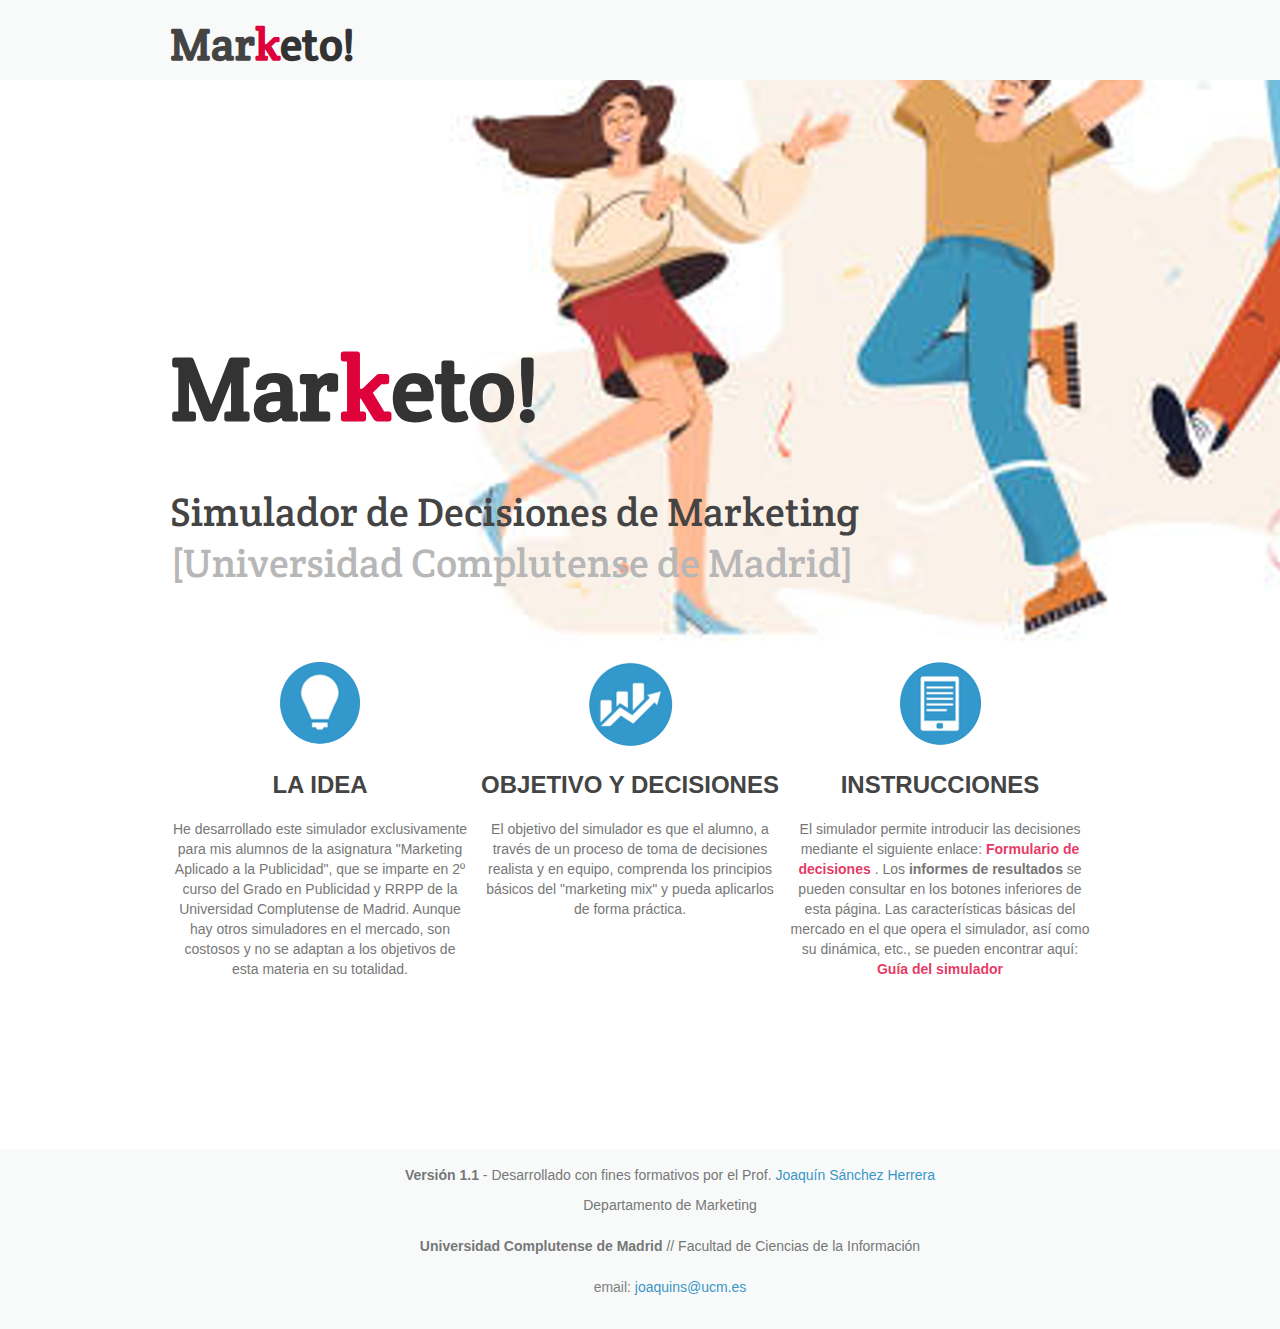
<file: docs/index.html>
<!--credits to https://medialoot.com/blog/how-to-code-a-homepage-template-with-html5-and-css3/-->

<!DOCTYPE HTML>
<html>
<head>
    <meta http-equiv="Content-Type" content="text/html; charset=utf-8">
    <title>Marketo!</title>
    <!--[if lt IE 9]>
    <script src="http://html5shiv.googlecode.com/svn/trunk/html5.js"></script>
    <![endif]-->
    <link rel="stylesheet" type="text/css" href="css/reset.css">
    <link rel="stylesheet" type="text/css" href="css/style.css">
    <link rel="preconnect" href="https://fonts.gstatic.com">
	<link href="https://fonts.googleapis.com/css2?family=Crete+Round&display=swap" rel="stylesheet">
</head>
 
<body>
	<header>
	    <div class="wrapper">
	        <h1><strong>Mar<span style= "color: #DF013A">k<span style= "color: #333333">eto!</strong></span></h1>
	    </div>
	</header>
    
	<div id="hero-image">
	    <div class="wrapper">
	        <h2><strong>Mar<span style= "color: #DF013A">k<span style= "color: #333333">eto!</strong></span><br/></h2>
	       	<h3>Simulador de Decisiones de Marketing<br/><span style= "color: #B7B7B7">[Universidad Complutense de Madrid]</span></h3>
	        <a href="pages/marketo_per1.html" target="_blank" class="button-1">Resultados I</a>
	        <a href="pages/marketo_per2.html" target="_blank" class="button-2">Resultados II</a>
			<a href="pages/marketo_per3.html" target="_blank" class="button-3">Resultados III</a>
	    </div>
	</div>    

	<div id="features">
	    <div class="wrapper">
	        <ul>
	            <li class="feature-1">
	                <h4>La idea</h4>
	                <p>He desarrollado este simulador exclusivamente para mis alumnos de la asignatura "Marketing Aplicado a la Publicidad", que se imparte en 2º curso del Grado en Publicidad y RRPP de la Universidad Complutense de Madrid. Aunque hay otros simuladores en el mercado, son costosos y no se adaptan a los objetivos de esta materia en su totalidad.</p>
	            </li>
	            <li class="feature-2">
	                <h4>Objetivo y decisiones</h4>
	                <p>El objetivo del simulador es que el alumno, a través de un proceso de toma de decisiones realista y en equipo, comprenda los principios básicos del "marketing mix" y pueda aplicarlos de forma práctica.</p>
	            </li>
	            <li class="feature-3">
	                <h4>Instrucciones</h4>
	                <p>El simulador permite introducir las decisiones mediante el siguiente enlace: <a href="https://forms.gle/FeYEM3i1YK8p5qg77" target="_blank" style="color: rgba(223, 1, 58, 0.801);"> <strong>Formulario de decisiones</strong> </a> . Los <strong>informes de resultados</strong> se pueden consultar en los botones inferiores de esta página. Las características básicas del mercado en el que opera el simulador, así como su dinámica, etc., se pueden encontrar aquí: <a href="pages/guia.pdf" target="_blank" style="color: rgba(223, 1, 58, 0.801);"> <strong>Guía del simulador</strong> </a> </p>
	            </li>
	            <div class="clear"></div>
	        </ul>
	    </div>
	</div>
    
	<footer>
	    <div class="wrapper">
	        <div id="footer-info"><br/>
				<p style="text-align: center;"><strong>Versión 1.1</strong> - Desarrollado con fines formativos por el Prof. <a href="https://www.ucm.es/directorio?id=9659">  <span style= "color: #3996C7">Joaquín Sánchez Herrera</a></p>
				<p style="text-align: center;line-height:0;">Departamento de Marketing</a></p>
				<p style="text-align: center;line-height:3;"><strong>Universidad Complutense de Madrid</strong> // Facultad de Ciencias de la Información</a></p>
				<p style="text-align: center; line-height:0;"><span style="color: #808080;"><em>email: <span style= "color: #3996C7"><em>joaquins@ucm.es</em></span></p>

	        </div>
	        <div class="clear"></div>
	    </div>
	</footer>
    
</body>
</html>
</file>
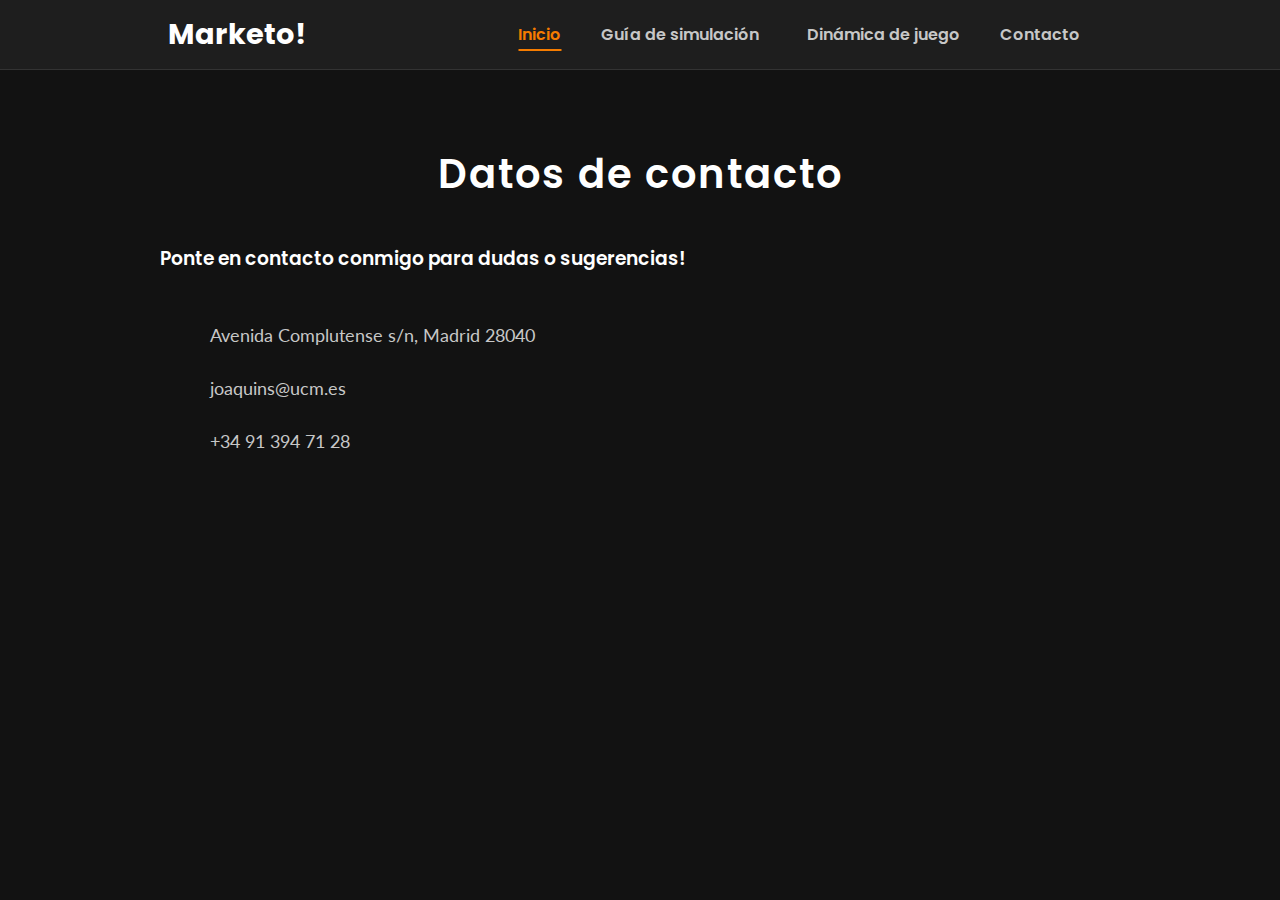
<file: docs/pages/contact.html>
<!DOCTYPE html>
<html lang="en">
<head>
    <meta charset="UTF-8">
    <meta name="viewport" content="width=device-width, initial-scale=1.0">
    <title>Contact | SynthWave Dynamics</title>

    <!-- Google Fonts & Font Awesome -->
    <link rel="preconnect" href="https://fonts.googleapis.com">
    <link rel="preconnect" href="https://fonts.gstatic.com" crossorigin>
    <link href="https://fonts.googleapis.com/css2?family=Poppins:wght@400;600;700&family=Lato:wght@400;700&display=swap" rel="stylesheet">
    <link rel="stylesheet" href="https://cdnjs.cloudflare.com/ajax/libs/font-awesome/6.5.1/css/all.min.css" integrity="sha512-DTOQO9RWCH3ppGqcWaEA1BIZOC6xxalwEsw9c2QQeAIftl+Vegovlnee1c9QX4TctnWMn13TZye+giMm8e2LwA==" crossorigin="anonymous" referrerpolicy="no-referrer" />

    <!-- CSS (Identical to index.html for consistency and theme switching) -->
    <style>
        :root{--bg-color:#121212;--primary-surface-color:#1E1E1E;--accent-color:#F57C00;--accent-hover-color:#FB8C00;--text-color:#c7c7c7;--heading-color:#ffffff;--border-color:#333333;--navbar-height:70px}body.light-mode{--bg-color:#f8f9fa;--primary-surface-color:#ffffff;--text-color:#333;--heading-color:#2c3e50;--border-color:#e0e0e0}*{margin:0;padding:0;box-sizing:border-box}html{scroll-behavior:smooth}body{font-family:'Lato',sans-serif;font-size:16px;line-height:1.6;color:var(--text-color);background-color:var(--bg-color);transition:background-color .3s ease,color .3s ease}h1,h2,h3{font-family:'Poppins',sans-serif;font-weight:600;color:var(--heading-color);line-height:1.2}a{text-decoration:none;color:var(--accent-color);transition:color .3s ease}a:hover{color:var(--accent-hover-color)}.container{max-width:1000px;margin:0 auto;padding:0 20px}section{padding:80px 0}.section-title{text-align:center;margin-bottom:50px;font-size:2.5rem;letter-spacing:2px}.navbar{position:fixed;top:0;left:0;width:100%;height:var(--navbar-height);background-color:var(--primary-surface-color);z-index:1000;transition:box-shadow .3s ease,background-color .3s ease;border-bottom:1px solid var(--border-color)}.navbar-scrolled{background-color:rgba(30,30,30,.85);backdrop-filter:blur(10px);border-bottom:1px solid transparent;box-shadow:0 2px 15px rgba(0,0,0,.3)}body.light-mode .navbar-scrolled{background-color:rgba(255,255,255,.85)}.navbar .container{display:flex;justify-content:space-between;align-items:center;height:100%}.navbar-logo{font-family:'Poppins',sans-serif;font-size:1.8rem;font-weight:700;color:var(--heading-color)}.navbar-logo i{color:var(--accent-color);margin-right:8px}.nav-menu{display:flex;align-items:center;gap:30px}.nav-links{display:flex;list-style:none;gap:40px}.nav-links a{font-family:'Poppins',sans-serif;font-weight:600;font-size:1rem;color:var(--text-color);position:relative;padding-bottom:5px}.nav-links a::after{content:'';position:absolute;bottom:0;left:50%;transform:translateX(-50%);width:0;height:2px;background-color:var(--accent-color);transition:width .3s ease}.nav-links a:hover{color:var(--heading-color)}.nav-links a:hover::after{width:100%}#theme-toggle{background:none;border:none;color:var(--accent-color);font-size:1.4rem;cursor:pointer;padding:5px;display:flex;align-items:center;justify-content:center}#theme-toggle .fa-sun{display:none}body.light-mode #theme-toggle .fa-sun{display:block}body.light-mode #theme-toggle .fa-moon{display:none}main{padding-top:var(--navbar-height)}.footer{background-color:var(--primary-surface-color);color:var(--text-color);text-align:center;padding:40px 0;border-top:1px solid var(--border-color)}.contact-content{display:flex;gap:50px;flex-wrap:wrap}.contact-info,.contact-form{flex:1;min-width:300px}.contact-info-item{display:flex;align-items:center;margin-bottom:25px;font-size:1.1rem}.contact-info-item i{font-size:1.5rem;color:var(--accent-color);margin-right:20px;width:30px;text-align:center}.form-group{margin-bottom:20px}.form-group input,.form-group textarea{width:100%;padding:15px;border-radius:5px;border:1px solid var(--border-color);background-color:#2c2c2c;color:var(--text-color);font-family:'Lato',sans-serif;font-size:1rem}body.light-mode .form-group input,body.light-mode .form-group textarea{background-color:#fff}.form-group input:focus,.form-group textarea:focus{outline:none;border-color:var(--accent-color)}.btn{display:block;text-align:center;width:100%;padding:15px 20px;font-family:'Poppins',sans-serif;font-size:1rem;font-weight:600;border-radius:5px;transition:all .3s ease;background-color:var(--accent-color);color:#fff;border:2px solid var(--accent-color);cursor:pointer}.btn:hover{background-color:var(--accent-hover-color);border-color:var(--accent-hover-color)}
        /* --- 2. Navigation Bar (Full and Correct CSS) --- */
        .navbar { position: fixed; top: 0; left: 0; width: 100%; height: var(--navbar-height); background-color: var(--primary-surface-color); z-index: 1000; transition: box-shadow 0.3s ease, background-color 0.3s ease; border-bottom: 1px solid var(--border-color); }
        .navbar-scrolled { background-color: rgba(30, 30, 30, 0.85); backdrop-filter: blur(10px); border-bottom: 1px solid transparent; box-shadow: 0 2px 15px rgba(0, 0, 0, 0.3); }
        body.light-mode .navbar-scrolled { background-color: rgba(255, 255, 255, 0.85); }
        .navbar .container { display: flex; justify-content: space-between; align-items: center; height: 100%; }
        .navbar-logo { font-family: 'Poppins', sans-serif; font-size: 1.8rem; font-weight: 700; color: var(--heading-color); }
        .navbar-logo i { color: var(--accent-color); margin-right: 8px; }
        .nav-menu { display: flex; align-items: center; gap: 30px; }
        .nav-links { display: flex; list-style: none; gap: 40px; }
        .nav-links a { font-family: 'Poppins', sans-serif; font-weight: 600; font-size: 1rem; color: var(--text-color); position: relative; padding-bottom: 5px; }
        .nav-links a::after { content: ''; position: absolute; bottom: 0; left: 50%; transform: translateX(-50%); width: 0; height: 2px; background-color: var(--accent-color); transition: width 0.3s ease; }
        .nav-links > li > a:hover { color: var(--heading-color); }
        .nav-links > li > a:hover::after { width: 100%; }
        .nav-links a.active { color: var(--accent-color); }
        .nav-links > li > a.active::after { width: 100%; }
        .dropdown { position: relative; }
        .dropdown-menu { display: none; position: absolute; top: 110%; left: 50%; transform: translateX(-50%); background-color: var(--primary-surface-color); list-style: none; padding: 10px 0; margin: 0; border-radius: 8px; box-shadow: 0 8px 25px rgba(0,0,0,0.3); min-width: 220px; z-index: 1001; border: 1px solid var(--border-color); }
        .dropdown:hover .dropdown-menu { display: block; }
        .dropdown-menu li a { display: block; padding: 12px 20px; color: var(--text-color); font-size: 0.95rem; transition: background-color 0.2s ease, color 0.2s ease; }
        .dropdown-menu li a:hover { color: var(--heading-color); background-color: var(--border-color); }
        .dropdown-menu li a::after { content: none; }
        .dropdown-menu li a.active { color: var(--accent-color); font-weight: 700; }
        .dropdown > a i { margin-left: 8px; font-size: 0.8em; transition: transform 0.3s ease; }
        .dropdown:hover > a i { transform: rotate(180deg); }
        #theme-toggle { background: none; border: none; color: var(--accent-color); font-size: 1.4rem; cursor: pointer; padding: 5px; display: flex; align-items: center; justify-content: center; }
        #theme-toggle .fa-sun { display: none; }
        body.light-mode #theme-toggle .fa-sun { display: block; }
        body.light-mode #theme-toggle .fa-moon { display: none; }
    </style>
</head>
<body>
    <header class="navbar">
        <div class="container">
            <a href="../index.html" class="navbar-logo"><i class="fa-solid fa-chart-simple"></i>Marketo!</a>
            <nav class="nav-menu">
                <ul class="nav-links">
                    <li><a href="../index.html" class="active">Inicio</a></li>
                    <!-- Updated Dropdown -->
                    <li class="dropdown">
                        <!-- "Guía" is non-clickable and not active on the home page -->
                        <a href="#" class="noclick" onclick="event.preventDefault();">Guía de simulación <i class="fa-solid fa-caret-down"></i></a>
                        <ul class="dropdown-menu">
                            <li><a href="guia-fase1.html">Presentación</a></li>
                            <li><a href="guia-fase2.html">Análisis del mercado</a></li>
                            <li><a href="guia-fase3.html"class="active">Comportamiento del consumidor</a></li>
                            <li><a href="guia-fase4.html">Variables de decisión</a></li>
                        </ul>
                    </li>
                    <li><a href="guia-fase5.html">Dinámica de juego</a></li>
                    <li><a href="contact.html">Contacto</a></li>
                </ul>
                <button id="theme-toggle" title="Toggle theme"><i class="fa-solid fa-moon"></i><i class="fa-solid fa-sun"></i></button>
            </nav>
        </div>
    </header>

    <main>
        <section id="contact-page">
            <div class="container">
                <h1 class="section-title">Datos de contacto</h1>
                <div class="contact-content">
                    <div class="contact-info">
                        <h3>Ponte en contacto conmigo para dudas o sugerencias!</h3>
                        <br>
                        <br>
                        <div class="contact-info-item"><i class="fa-solid fa-location-dot"></i><span>Avenida Complutense s/n, Madrid 28040</span></div>
                        <div class="contact-info-item"><i class="fa-solid fa-envelope"></i><span>joaquins@ucm.es</span></div>
                        <div class="contact-info-item"><i class="fa-solid fa-phone"></i><span>+34 91 394 71 28</span></div>
                    </div>
                </div>
            </div>
        </section>
    </main>

    <script>
        const themeToggle = document.getElementById('theme-toggle');
        const body = document.body;
        const savedTheme = localStorage.getItem('theme');
        if (savedTheme === 'light') { body.classList.add('light-mode'); }
        const navbar = document.querySelector('.navbar');
        window.addEventListener('scroll', () => { if (window.scrollY > 20) { navbar.classList.add('navbar-scrolled'); } else { navbar.classList.remove('navbar-scrolled'); }});
        themeToggle.addEventListener('click', () => { body.classList.toggle('light-mode'); if (body.classList.contains('light-mode')) { localStorage.setItem('theme', 'light'); } else { localStorage.setItem('theme', 'dark'); } });
    </script>
</body>
</html>
</file>
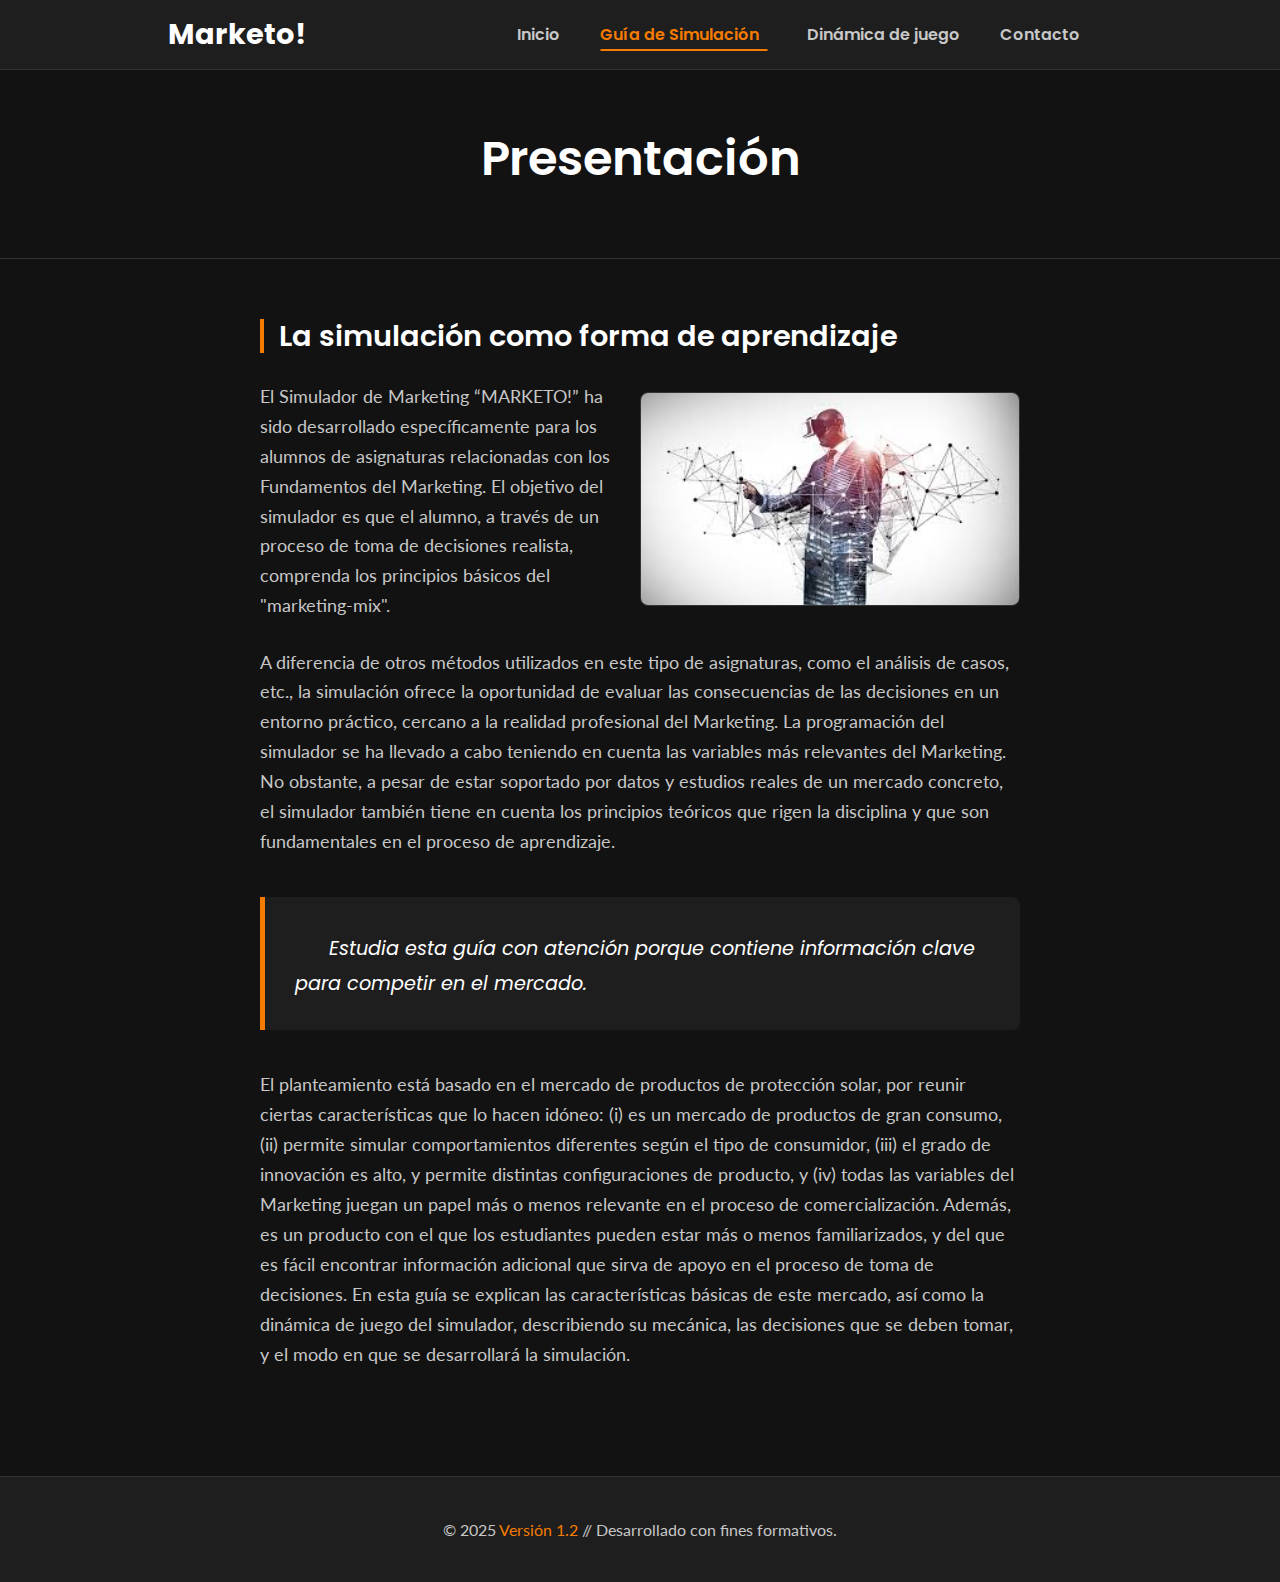
<file: docs/pages/guia-fase1.html>
<!DOCTYPE html>
<html lang="en">
<head>
    <meta charset="UTF-8">
    <meta name="viewport" content="width=device-width, initial-scale=1.0">
    
    <!-- ====================================================== -->
    <!-- 1. CHANGE THE TITLE FOR EACH NEW PAGE                  -->
    <!-- ====================================================== -->
    <title>Presentación | Marketo</title>
    
    <!-- Google Fonts & Font Awesome -->
    <link rel="preconnect" href="https://fonts.googleapis.com">
    <link rel="preconnect" href="https://fonts.gstatic.com" crossorigin>
    <link href="https://fonts.googleapis.com/css2?family=Poppins:wght@400;600;700&family=Lato:wght@400;700&display=swap" rel="stylesheet">
    <link rel="stylesheet" href="https://cdnjs.cloudflare.com/ajax/libs/font-awesome/6.5.1/css/all.min.css" integrity="sha512-DTOQO9RWCH3ppGqcWaEA1BIZOC6xxalwEsw9c2QQeAIftl+Vegovlnee1c9QX4TctnWMn13TZye+giMm8e2LwA==" crossorigin="anonymous" referrerpolicy="no-referrer" />
    <!-- ====================================================== -->
    <!-- FULL CSS BLOCK (DO NOT CHANGE)                         -->
    <!-- ====================================================== -->
    <style>
        /* --- 1. CSS Variables and Global Styles --- */
        html, body { scrollbar-width: none; -ms-overflow-style: none; overflow: -moz-scrollbars-none; }
        html::-webkit-scrollbar, body::-webkit-scrollbar { display: none; }
        :root {
            --bg-color: #121212; --primary-surface-color: #1E1E1E; --accent-color: #F57C00;
            --accent-hover-color: #FB8C00; --text-color: #c7c7c7; --heading-color: #ffffff;
            --border-color: #333333; --navbar-height: 70px;
        }
        body.light-mode {
            --bg-color: #f8f9fa; --primary-surface-color: #ffffff; --text-color: #333;
            --heading-color: #2c3e50; --border-color: #e0e0e0;
        }
        * { margin: 0; padding: 0; box-sizing: border-box; }
        html { scroll-behavior: smooth; }
        body { font-family: 'Lato', sans-serif; font-size: 16px; line-height: 1.6; color: var(--text-color); background-color: var(--bg-color); transition: background-color 0.3s ease, color 0.3s ease; }
        h1, h2, h3 { font-family: 'Poppins', sans-serif; font-weight: 600; color: var(--heading-color); line-height: 1.2; }
        a { text-decoration: none; color: var(--accent-color); transition: color 0.3s ease; }
        a:hover { color: var(--accent-hover-color); }
        .container { max-width: 1000px; margin: 0 auto; padding: 0 20px; }
        section { padding: 80px 0; }
        .section-title { text-align: center; margin-bottom: 50px; font-size: 2.5rem; text-transform: uppercase; letter-spacing: 2px; }
        
        /* --- 2. Navigation Bar --- */
        .navbar { position: fixed; top: 0; left: 0; width: 100%; height: var(--navbar-height); background-color: var(--primary-surface-color); z-index: 1000; transition: box-shadow 0.3s ease, background-color 0.3s ease; border-bottom: 1px solid var(--border-color); }
        .navbar-scrolled { background-color: rgba(30, 30, 30, 0.85); backdrop-filter: blur(10px); border-bottom: 1px solid transparent; box-shadow: 0 2px 15px rgba(0, 0, 0, 0.3); }
        body.light-mode .navbar-scrolled { background-color: rgba(255, 255, 255, 0.85); }
        .navbar .container { display: flex; justify-content: space-between; align-items: center; height: 100%; }
        .navbar-logo { font-family: 'Poppins', sans-serif; font-size: 1.8rem; font-weight: 700; color: var(--heading-color); }
        .navbar-logo i { color: var(--accent-color); margin-right: 8px; }
        .nav-menu { display: flex; align-items: center; gap: 30px; }
        .nav-links { display: flex; list-style: none; gap: 40px; }
        .nav-links a { font-family: 'Poppins', sans-serif; font-weight: 600; font-size: 1rem; color: var(--text-color); position: relative; padding-bottom: 5px; }
        .nav-links a::after { content: ''; position: absolute; bottom: 0; left: 50%; transform: translateX(-50%); width: 0; height: 2px; background-color: var(--accent-color); transition: width 0.3s ease; }
        .nav-links > li > a:hover { color: var(--heading-color); }
        .nav-links > li > a:hover::after { width: 100%; }
        .nav-links a.active { color: var(--accent-color); }
        .nav-links > li > a.active::after { width: 100%; }
        .dropdown { position: relative; }
        .dropdown-menu { display: none; position: absolute; top: 110%; left: 50%; transform: translateX(-50%); background-color: var(--primary-surface-color); list-style: none; padding: 10px 0; margin: 0; border-radius: 8px; box-shadow: 0 8px 25px rgba(0,0,0,0.3); min-width: 220px; z-index: 1001; border: 1px solid var(--border-color); }
        .dropdown:hover .dropdown-menu { display: block; }
        .dropdown-menu li a { display: block; padding: 12px 20px; color: var(--text-color); font-size: 0.95rem; transition: background-color 0.2s ease, color 0.2s ease; }
        .dropdown-menu li a:hover { color: var(--heading-color); background-color: var(--border-color); }
        .dropdown-menu li a::after { content: none; }
        .dropdown-menu li a.active { color: var(--accent-color); font-weight: 700; }
        .dropdown > a i { margin-left: 8px; font-size: 0.8em; transition: transform 0.3s ease; }
        .dropdown:hover > a i { transform: rotate(180deg); }
        .dropdown > a.noclick { cursor: default; }
        .dropdown > a.noclick:hover::after { width: 0; }
        #theme-toggle { background: none; border: none; color: var(--accent-color); font-size: 1.4rem; cursor: pointer; padding: 5px; display: flex; align-items: center; justify-content: center; }
        #theme-toggle .fa-sun { display: none; }
        body.light-mode #theme-toggle .fa-sun { display: block; }
        body.light-mode #theme-toggle .fa-moon { display: none; }
        .hamburger-menu { display: none; }

        /* --- 3. Page Content Styles --- */
        main { padding-top: var(--navbar-height); }
        .footer { background-color: var(--primary-surface-color); color: var(--text-color); text-align: center; padding: 40px 0; border-top: 1px solid var(--border-color); }
        .page-header { text-align: center; padding: 60px 0; border-bottom: 1px solid var(--border-color); }
        .page-header h1 { font-size: 3rem; margin-bottom: 10px; }
        .page-header p { font-size: 1.2rem; max-width: 700px; margin: 0 auto; color: var(--text-color); }
        .content-section { padding-top: 60px; }
        .content-section .container { max-width: 800px; }
        .content-section p { margin-bottom: 1.5em; font-size: 1.1rem; line-height: 1.7; }
        .content-section h3 { font-size: 1.8rem; margin-top: 2em; margin-bottom: 1em; border-left: 4px solid var(--accent-color); padding-left: 15px; }
        .content-section h3:first-of-type { margin-top: 0; }
        .content-image { width: 100%; height: auto; border-radius: 8px; margin: 30px 0; border: 1px solid var(--border-color); }
        .callout { margin: 40px 0; padding: 30px; background-color: var(--primary-surface-color); border-left: 5px solid var(--accent-color); border-radius: 0 8px 8px 0; clear: both; }
        .callout p { font-family: 'Poppins', sans-serif; font-style: italic; font-size: 1.2rem; color: var(--heading-color); margin: 0; }
        .callout p::before { content: '\f10d'; font-family: "Font Awesome 6 Free"; font-weight: 900; color: var(--accent-color); font-size: 1.5rem; margin-right: 15px; font-style: normal; }
        .image-float-right { float: right; width: 50%; max-width: 500px; margin: 10px 0 15px 25px; }

        /* --- 4. Mobile Responsiveness --- */
        @media (max-width: 768px) {
            section { padding: 60px 0; }
            .page-header { padding: 40px 0; }
            .page-header h1 { font-size: 2.2rem; }
            .content-section { padding-top: 40px; }
            .content-section .image-float-right { float: none; width: 100%; margin: 20px auto; }
            .callout { margin: 30px 0; padding: 20px; }
            .callout p { font-size: 1.1rem; }

            /* --- Navbar Fixes --- */
            .navbar .container { justify-content: space-between; }
            .hamburger-menu { display: block; font-size: 1.5rem; color: var(--heading-color); background: transparent; border: none; cursor: pointer; z-index: 1002; }
            .nav-menu {
                position: fixed; top: 0; right: -100%; width: 80%; height: 100vh;
                background-color: var(--primary-surface-color);
                flex-direction: column; justify-content: center; align-items: center;
                gap: 40px; transition: right 0.4s cubic-bezier(0.23, 1, 0.32, 1);
                box-shadow: -5px 0 15px rgba(0,0,0,0.2); padding: 20px;
            }
            .nav-menu.active { right: 0; }
            .nav-links { flex-direction: column; gap: 25px; width: 100%; text-align: center; margin-top: 40px; }
            .dropdown:hover .dropdown-menu { display: none; }
            
            /* --- Mobile Dropdown/Accordion Styles --- */
            .dropdown > a { display: flex; justify-content: center; align-items: center; gap: 8px; }
            .dropdown > a i { display: inline-block; transition: transform 0.3s ease; }
            .dropdown.open > a i { transform: rotate(180deg); }
            .dropdown .dropdown-menu {
                display: none; position: static; transform: none; box-shadow: none; border: none;
                background-color: rgba(0,0,0,0.15); min-width: unset;
                padding: 10px 0; margin-top: 15px; border-radius: 8px;
            }
            body.light-mode .dropdown .dropdown-menu { background-color: rgba(0,0,0,0.05); }
            .dropdown.open .dropdown-menu { display: block; }
            .dropdown-menu li a { padding: 10px 20px; font-size: 0.9rem; }
            #theme-toggle { position: absolute; bottom: 30px; }
        }
    </style>
</head>
<body>
    <header class="navbar">
        <div class="container">
            <a href="../index.html" class="navbar-logo"><i class="fa-solid fa-chart-simple"></i>Marketo!</a>
            <button class="hamburger-menu" aria-label="Toggle menu"><i class="fa-solid fa-bars"></i></button>
            <nav class="nav-menu">
                <ul class="nav-links">
                    <li><a href="../index.html">Inicio</a></li>
                    <li class="dropdown">
                        <!-- The parent dropdown is now active -->
                        <a href="#" class="noclick active">Guía de Simulación <i class="fa-solid fa-caret-down"></i></a>
                        <ul class="dropdown-menu">
                            <!-- 2. CHANGE THE "active" CLASS TO THE CORRECT LINK -->
                            <li><a href="guia-fase2.html">Análisis del mercado</a></li>
                            <li><a href="guia-fase3.html">Comportamiento del consumidor</a></li>
                            <li><a href="guia-fase4.html">Variables de decisión</a></li>
                        </ul>
                    </li>
                    <li><a href="guia-fase5.html">Dinámica de juego</a></li>
                    <li><a href="contact.html">Contacto</a></li>
                </ul>
                <button id="theme-toggle" title="Toggle theme"><i class="fa-solid fa-moon"></i><i class="fa-solid fa-sun"></i></button>
            </nav>
        </div>
    </header>
    
    <!-- ====================================================== -->
    <!-- 3. ADD YOUR UNIQUE PAGE CONTENT HERE                   -->
    <!-- ====================================================== -->
    <main>
        <section class="page-header">
            <h1>Presentación</h1>
        </section>
        <section class="content-section">
            <div class="container">
                <h3>La simulación como forma de aprendizaje</h3>
                <img src="../images/sim.jpg" alt="Students collaborating around a laptop" class="content-image image-float-right">
                <p>El Simulador de Marketing “MARKETO!” ha sido desarrollado específicamente para los alumnos de asignaturas relacionadas con los Fundamentos del Marketing. El objetivo del simulador es que el alumno, a través de un proceso de toma de decisiones realista, comprenda los principios básicos del "marketing-mix".</p>
                <p>A diferencia de otros métodos utilizados en este tipo de asignaturas, como el análisis de casos, etc., la simulación ofrece la oportunidad de evaluar las consecuencias de las decisiones en un entorno práctico, cercano a la realidad profesional del Marketing. La programación del simulador se ha llevado a cabo teniendo en cuenta las variables más relevantes del Marketing. No obstante, a pesar de estar soportado por datos y estudios reales de un mercado concreto, el simulador también tiene en cuenta los principios teóricos que rigen la disciplina y que son fundamentales en el proceso de aprendizaje.</p>
                <blockquote class="callout">
                    <p>Estudia esta guía con atención porque contiene información clave para competir en el mercado.</p>
                </blockquote>
                <p>El planteamiento está basado en el mercado de productos de protección solar, por reunir ciertas características que lo hacen idóneo: (i) es un mercado de productos de gran consumo, (ii) permite simular comportamientos diferentes según el tipo de consumidor, (iii) el grado de innovación es alto, y permite distintas configuraciones de producto, y (iv) todas las variables del Marketing juegan un papel más o menos relevante en el proceso de comercialización. Además, es un producto con el que los estudiantes pueden estar más o menos familiarizados, y del que es fácil encontrar información adicional que sirva de apoyo en el proceso de toma de decisiones. En esta guía se explican las características básicas de este mercado, así como la dinámica de juego del simulador, describiendo su mecánica, las decisiones que se deben tomar, y el modo en que se desarrollará la simulación.</p>
            </div>
        </section>
    </main>
    
    <footer class="footer">
        <div class="container">
            <p>&copy; 2025 <a href="#">Versión 1.2</a> // Desarrollado con fines formativos.</p>
        </div>
    </footer>
    
    <!-- JavaScript (DO NOT CHANGE) -->
    <script>
        const themeToggle = document.getElementById('theme-toggle');
        const body = document.body;
        const navbar = document.querySelector('.navbar');
        const hamburger = document.querySelector('.hamburger-menu');
        const navMenu = document.querySelector('.nav-menu');

        // --- Theme Management ---
        const savedTheme = localStorage.getItem('theme');
        if (savedTheme === 'light') {
            body.classList.add('light-mode');
        }
        themeToggle.addEventListener('click', () => {
            body.classList.toggle('light-mode');
            localStorage.setItem('theme', body.classList.contains('light-mode') ? 'light' : 'dark');
        });

        // --- Navbar Scroll Effect ---
        window.addEventListener('scroll', () => {
            if (window.scrollY > 20) {
                navbar.classList.add('navbar-scrolled');
            } else {
                navbar.classList.remove('navbar-scrolled');
            }
        });

        // --- Hamburger Menu Toggle ---
        hamburger.addEventListener('click', () => {
            navMenu.classList.toggle('active');
        });

        // --- Mobile Accordion Dropdown Logic ---
        document.querySelectorAll('.dropdown > a').forEach(dropdownLink => {
            dropdownLink.addEventListener('click', (e) => {
                if (window.innerWidth <= 768) {
                    e.preventDefault();
                    const dropdown = dropdownLink.parentElement;
                    dropdown.classList.toggle('open');
                }
            });
        });

        // --- Click outside to close mobile menu ---
        document.addEventListener('click', (e) => {
            if (navMenu.classList.contains('active') && !navMenu.contains(e.target) && !hamburger.contains(e.target)) {
                navMenu.classList.remove('active');
                document.querySelectorAll('.dropdown.open').forEach(d => d.classList.remove('open'));
            }
        });

        // --- Close menu when a link is clicked ---
        document.querySelectorAll('.nav-menu a').forEach(link => {
            if (!link.parentElement.classList.contains('dropdown')) {
                link.addEventListener('click', () => {
                    if (navMenu.classList.contains('active')) {
                        navMenu.classList.remove('active');
                    }
                });
            }
        });
    </script>
</body>
</html>
</file>
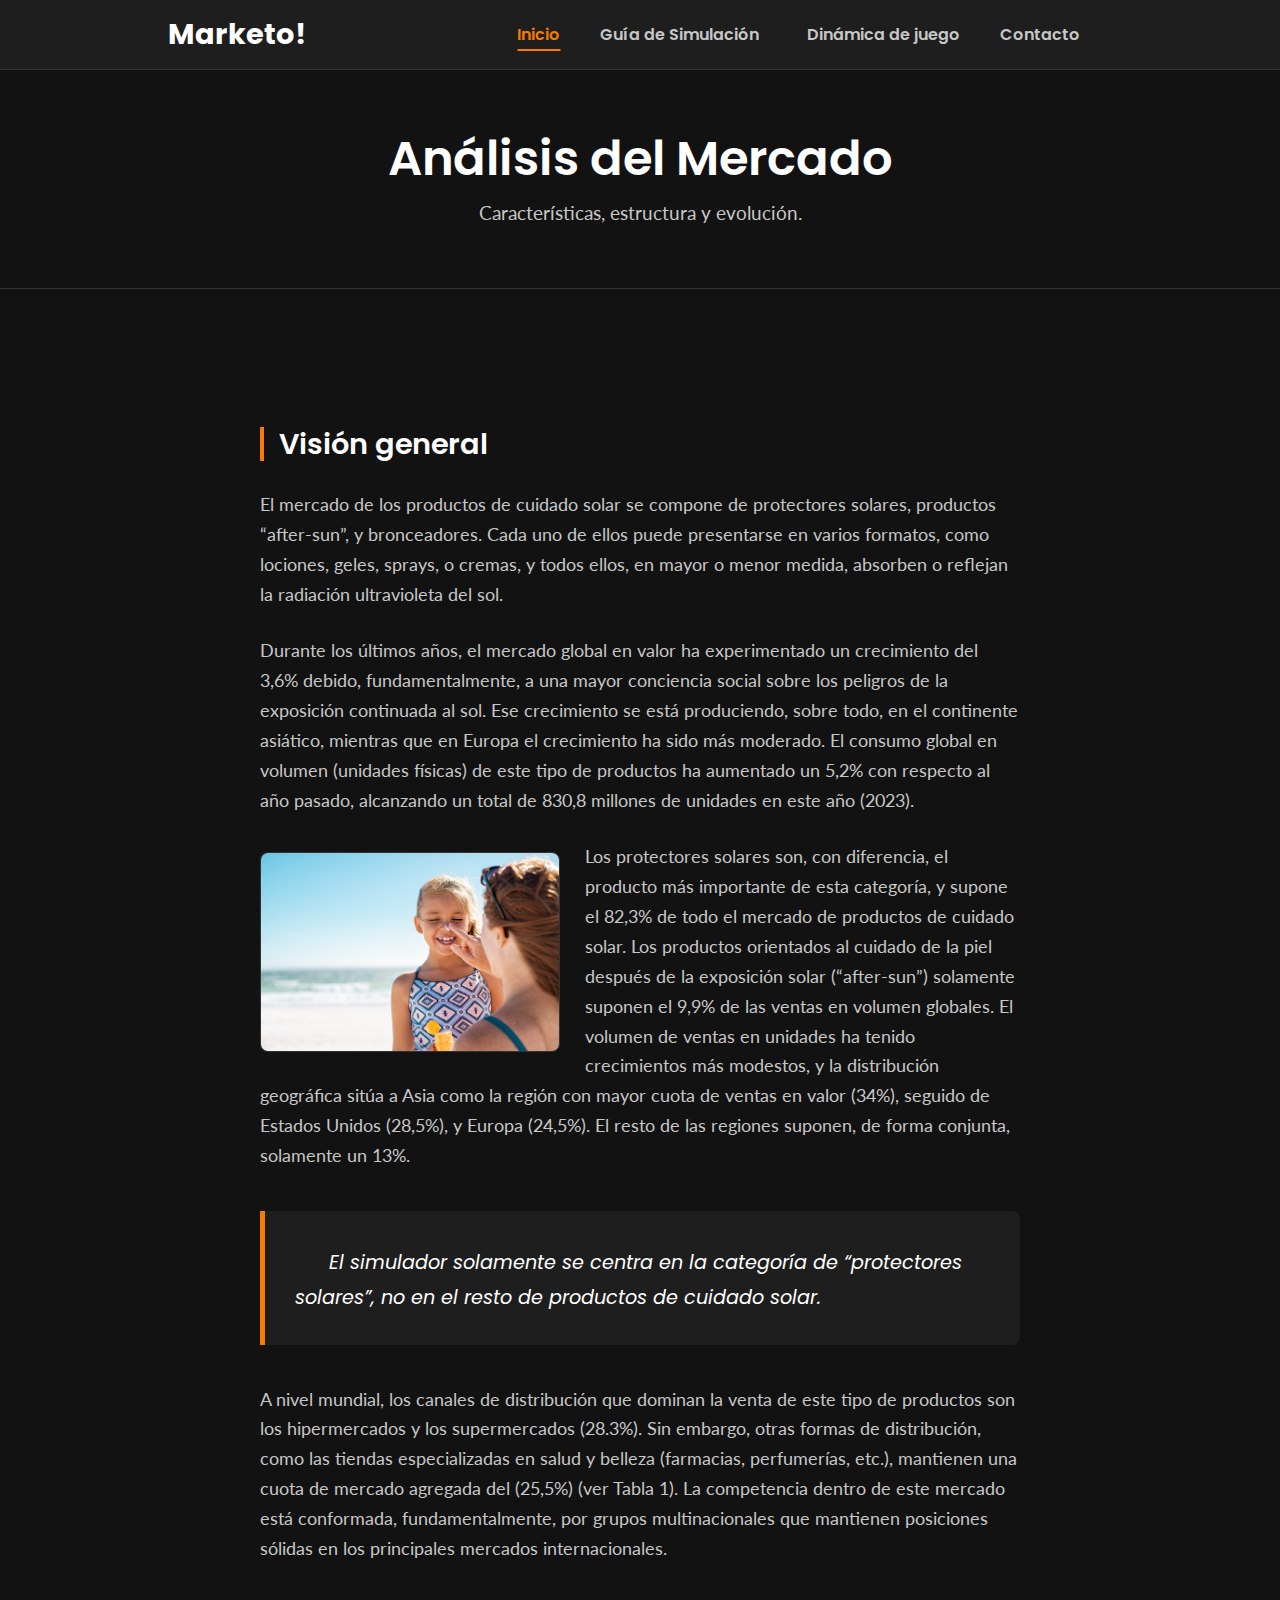
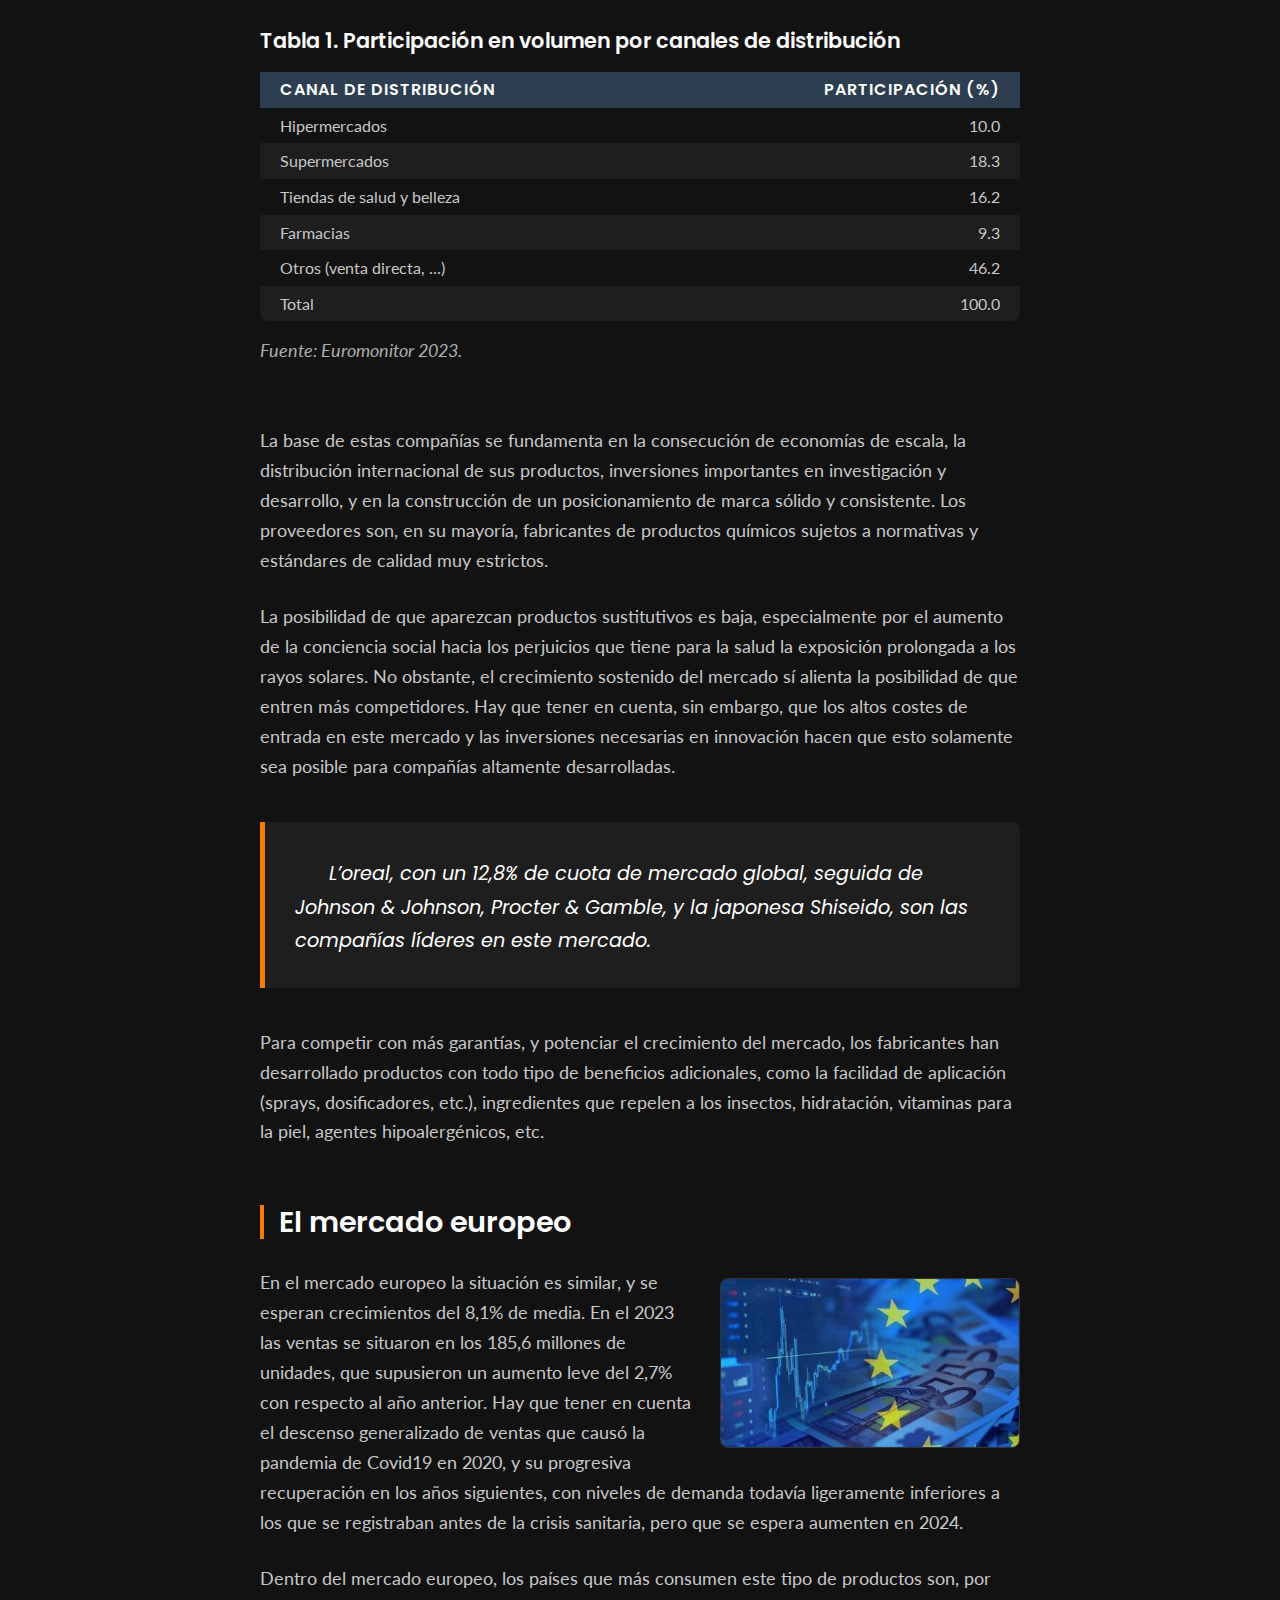
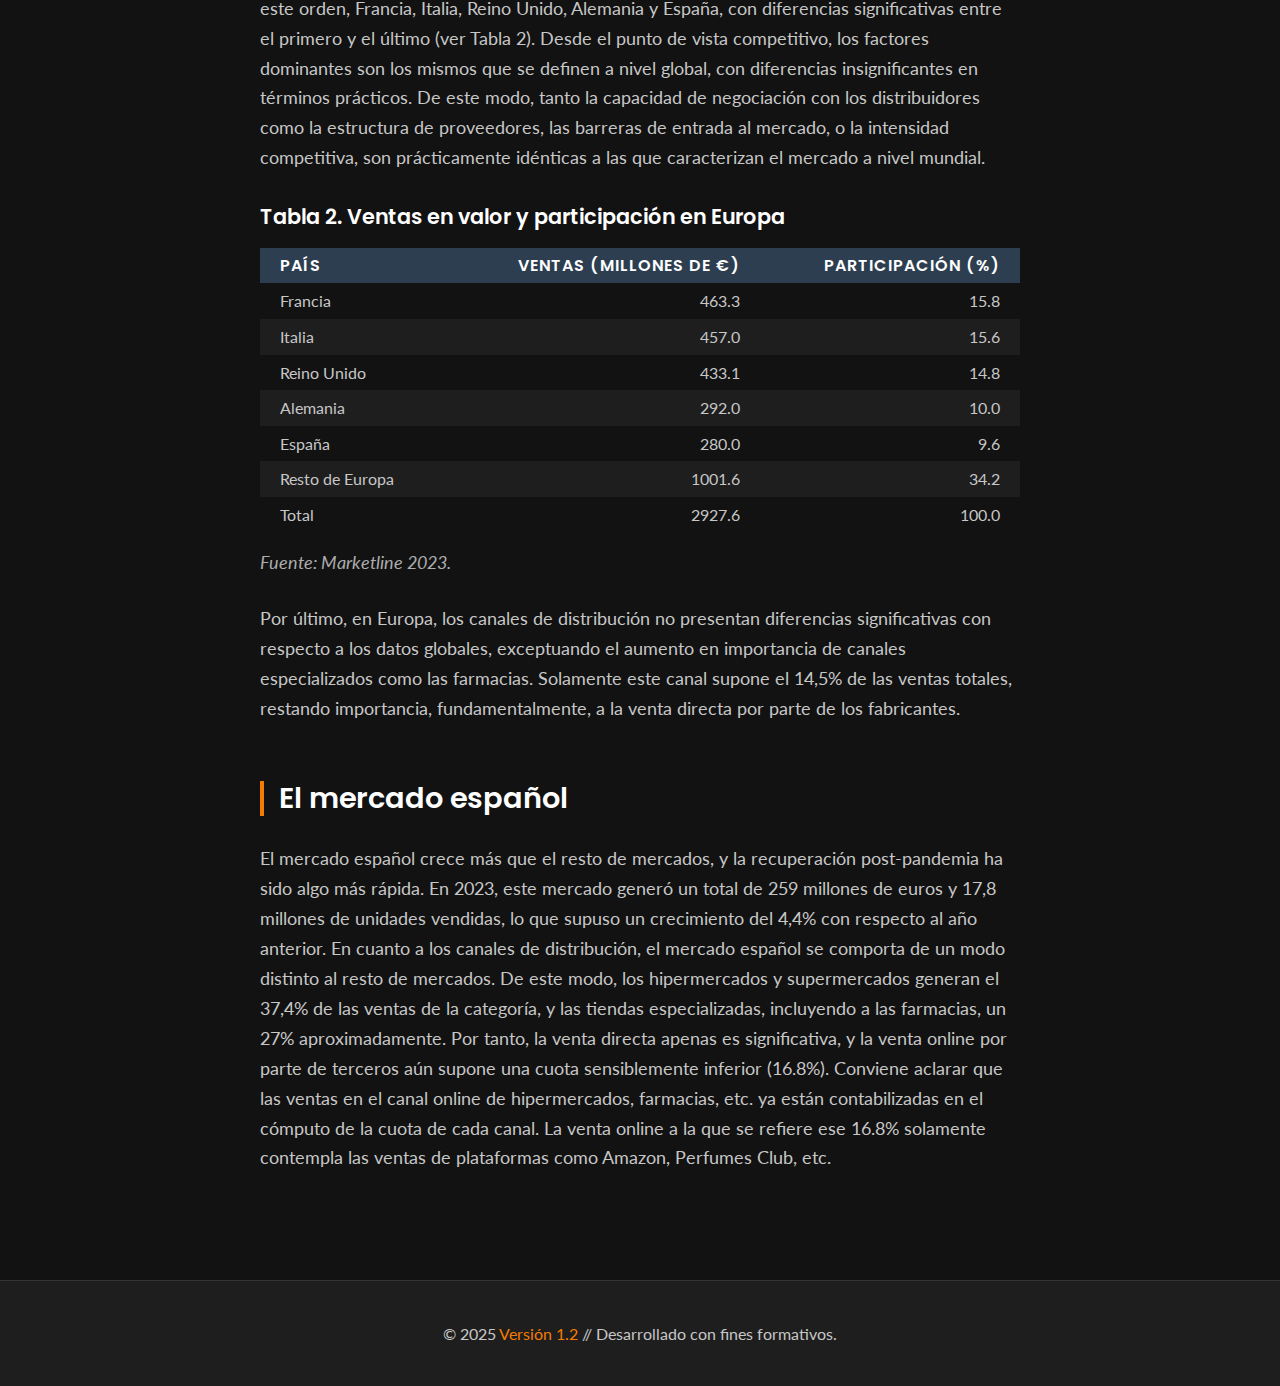
<file: docs/pages/guia-fase2.html>
<!DOCTYPE html>
<html lang="en">
<head>
    <meta charset="UTF-8">
    <meta name="viewport" content="width=device-width, initial-scale=1.0">
    <title>Análisis del Mercado | Marketo</title>
    
    <!-- Google Fonts & Font Awesome -->
    <link rel="preconnect" href="https://fonts.googleapis.com">
    <link rel="preconnect" href="https://fonts.gstatic.com" crossorigin>
    <link href="https://fonts.googleapis.com/css2?family=Poppins:wght@400;600;700&family=Lato:wght@400;700&display=swap" rel="stylesheet">
    <link rel="stylesheet" href="https://cdnjs.cloudflare.com/ajax/libs/font-awesome/6.5.1/css/all.min.css" integrity="sha512-DTOQO9RWCH3ppGqcWaEA1BIZOC6xxalwEsw9c2QQeAIftl+Vegovlnee1c9QX4TctnWMn13TZye+giMm8e2LwA==" crossorigin="anonymous" referrerpolicy="no-referrer" />

    <style>
        /* --- 1. CSS Variables and Global Styles --- */
        html, body { scrollbar-width: none; -ms-overflow-style: none; overflow: -moz-scrollbars-none; }
        html::-webkit-scrollbar, body::-webkit-scrollbar { display: none; }
        :root {
            --bg-color: #121212; --primary-surface-color: #1E1E1E; --accent-color: #F57C00;
            --accent-hover-color: #FB8C00; --text-color: #c7c7c7; --heading-color: #ffffff;
            --border-color: #333333; --navbar-height: 70px;
        }
        body.light-mode {
            --bg-color: #f8f9fa; --primary-surface-color: #ffffff; --text-color: #333;
            --heading-color: #2c3e50; --border-color: #e0e0e0;
        }
        * { margin: 0; padding: 0; box-sizing: border-box; }
        html { scroll-behavior: smooth; }
        body { font-family: 'Lato', sans-serif; font-size: 16px; line-height: 1.6; color: var(--text-color); background-color: var(--bg-color); transition: background-color 0.3s ease, color 0.3s ease; }
        h1, h2, h3 { font-family: 'Poppins', sans-serif; font-weight: 600; color: var(--heading-color); line-height: 1.2; }
        a { text-decoration: none; color: var(--accent-color); transition: color 0.3s ease; }
        a:hover { color: var(--accent-hover-color); }
        .container { max-width: 1000px; margin: 0 auto; padding: 0 20px; }
        section { padding: 80px 0; }
        
        /* --- 2. Navigation Bar --- */
        /* (This section is unchanged) */
        .navbar { position: fixed; top: 0; left: 0; width: 100%; height: var(--navbar-height); background-color: var(--primary-surface-color); z-index: 1000; transition: box-shadow 0.3s ease, background-color 0.3s ease; border-bottom: 1px solid var(--border-color); }
        .navbar-scrolled { background-color: rgba(30, 30, 30, 0.85); backdrop-filter: blur(10px); border-bottom: 1px solid transparent; box-shadow: 0 2px 15px rgba(0, 0, 0, 0.3); }
        body.light-mode .navbar-scrolled { background-color: rgba(255, 255, 255, 0.85); }
        .navbar .container { display: flex; justify-content: space-between; align-items: center; height: 100%; }
        .navbar-logo { font-family: 'Poppins', sans-serif; font-size: 1.8rem; font-weight: 700; color: var(--heading-color); }
        .navbar-logo i { color: var(--accent-color); margin-right: 8px; }
        .nav-menu { display: flex; align-items: center; gap: 30px; }
        .nav-links { display: flex; list-style: none; gap: 40px; }
        .nav-links a { font-family: 'Poppins', sans-serif; font-weight: 600; font-size: 1rem; color: var(--text-color); position: relative; padding-bottom: 5px; }
        .nav-links a::after { content: ''; position: absolute; bottom: 0; left: 50%; transform: translateX(-50%); width: 0; height: 2px; background-color: var(--accent-color); transition: width 0.3s ease; }
        .nav-links > li > a:hover { color: var(--heading-color); }
        .nav-links > li > a:hover::after { width: 100%; }
        .nav-links a.active { color: var(--accent-color); }
        .nav-links > li > a.active::after { width: 100%; }
        .dropdown { position: relative; }
        .dropdown-menu { display: none; position: absolute; top: 110%; left: 50%; transform: translateX(-50%); background-color: var(--primary-surface-color); list-style: none; padding: 10px 0; margin: 0; border-radius: 8px; box-shadow: 0 8px 25px rgba(0,0,0,0.3); min-width: 220px; z-index: 1001; border: 1px solid var(--border-color); }
        .dropdown:hover .dropdown-menu { display: block; }
        .dropdown-menu li a { display: block; padding: 12px 20px; color: var(--text-color); font-size: 0.95rem; transition: background-color 0.2s ease, color 0.2s ease; }
        .dropdown-menu li a:hover { color: var(--heading-color); background-color: var(--border-color); }
        .dropdown-menu li a::after { content: none; }
        .dropdown-menu li a.active { color: var(--accent-color); font-weight: 700; }
        .dropdown > a i { margin-left: 8px; font-size: 0.8em; transition: transform 0.3s ease; }
        .dropdown:hover > a i { transform: rotate(180deg); }
        #theme-toggle { background: none; border: none; color: var(--accent-color); font-size: 1.4rem; cursor: pointer; padding: 5px; display: flex; align-items: center; justify-content: center; }
        #theme-toggle .fa-sun { display: none; }
        body.light-mode #theme-toggle .fa-sun { display: block; }
        body.light-mode #theme-toggle .fa-moon { display: none; }
        
        /* --- 3. Page Content Styles --- */
        main { padding-top: var(--navbar-height); }
        .footer { background-color: var(--primary-surface-color); color: var(--text-color); text-align: center; padding: 40px 0; border-top: 1px solid var(--border-color); }
        .page-header { text-align: center; padding: 60px 0; border-bottom: 1px solid var(--border-color); }
        .page-header h1 { font-size: 3rem; margin-bottom: 10px; }
        .page-header p { font-size: 1.2rem; max-width: 700px; margin: 0 auto; color: var(--text-color); }
        .content-section .container { max-width: 800px; }
        .content-section p { margin-bottom: 1.5em; font-size: 1.1rem; line-height: 1.7; }
        .content-section h3 { font-size: 1.8rem; margin-top: 2em; margin-bottom: 1em; border-left: 4px solid var(--accent-color); padding-left: 15px; }
        .content-image { height: auto; border-radius: 8px; margin: 30px 0; border: 1px solid var(--border-color); display: block;}
        .callout { margin: 40px 0; padding: 30px; background-color: var(--primary-surface-color); border-left: 5px solid var(--accent-color); border-radius: 0 8px 8px 0; clear: both;}
        .callout p { font-family: 'Poppins', sans-serif; font-style: italic; font-size: 1.2rem; color: var(--heading-color); margin: 0; }
        .callout p::before { content: '\f10d'; font-family: "Font Awesome 6 Free"; font-weight: 900; color: var(--accent-color); font-size: 1.5rem; margin-right: 15px; font-style: normal; }
        .image-float-right { float: right; width: 40%; max-width: 300px; margin: 10px 0 15px 25px; }
        .image-float-left { float: left; width: 40%; max-width: 300px; margin: 10px 25px 15px 0; }

        
        /* --- 4. Table Styles --- (UPDATED) --- */
        .content-section table {
            width: 100%; border-collapse: collapse; font-size: 1rem;
            overflow: hidden; border-radius: 8px;
        }
        .content-section th, .content-section td {
            padding: 5px 20px; text-align: left; border: none;
        }
        /* NEW: Align all columns EXCEPT the first one to the right */
        .content-section th:not(:first-child),
        .content-section td:not(:first-child) {
            text-align: right;
        }
        .content-section thead th {
            background-color: #2c3e50; color: #ffffff; font-weight: 600;
            font-family: 'Poppins', sans-serif; text-transform: uppercase; letter-spacing: 1px;
        }
        .content-section tbody tr:nth-child(even) { background-color: var(--primary-surface-color); }
        .content-section tbody tr:nth-child(odd) { background-color: var(--bg-color); }
        body.light-mode .content-section tbody tr:nth-child(even) { background-color: #f7f7f7; }
        body.light-mode .content-section tbody tr:nth-child(odd) { background-color: var(--primary-surface-color); }

        /* --- 5. Table Title & Footnote Styles --- */
        .table-container { margin: 60px 0; }
        .content-section caption {
            caption-side: top; text-align: left; padding-bottom: 15px; font-family: 'Poppins', sans-serif;
            font-size: 1.3rem; font-weight: 600; color: var(--heading-color);
        }
        .table-footnote {
            margin-top: 15px; font-size: 0.9rem; font-style: italic;
            color: var(--text-color); opacity: 0.85; text-align: left;
        }
    </style>
</head>
<body>
    <header class="navbar">
        <div class="container">
            <a href="../index.html" class="navbar-logo"><i class="fa-solid fa-chart-simple"></i>Marketo!</a>
            <nav class="nav-menu">
                <ul class="nav-links">
                    <li><a href="../index.html" class="active">Inicio</a></li>
                    <!-- Updated Dropdown -->
                    <li class="dropdown">
                        <!-- "Guía" is non-clickable and not active on the home page -->
                        <a href="#" class="noclick" onclick="event.preventDefault();">Guía de Simulación<i class="fa-solid fa-caret-down"></i></a>
                        <ul class="dropdown-menu">
                            <li><a href="guia-fase1.html">Presentación</a></li>
                            <li><a href="guia-fase2.html" class="active">Análisis del mercado</a></li>
                            <li><a href="guia-fase3.html">Comportamiento del consumidor</a></li>
                            <li><a href="guia-fase4.html">Variables de decisión</a></li>
                        </ul>
                    </li>
                    <li><a href="guia-fase5.html">Dinámica de juego</a></li>
                    <li><a href="contact.html">Contacto</a></li>
                </ul>
                <button id="theme-toggle" title="Toggle theme"><i class="fa-solid fa-moon"></i><i class="fa-solid fa-sun"></i></button>
            </nav>
        </div>
    </header>

    <main>
        <!-- The HTML content remains exactly the same as before -->
        <section class="page-header">
            <h1>Análisis del Mercado</h1>
            <p>Características, estructura y evolución.</p>
        </section>
        <section class="content-section">
            <div class="container">
                <h3>Visión general</h3>
                
                <p>El mercado de los productos de cuidado solar se compone de protectores solares, productos “after-sun”, y bronceadores. Cada uno de ellos puede presentarse en varios formatos, como lociones, geles, sprays, o cremas, y todos ellos, en mayor o menor medida, absorben o reflejan la radiación ultravioleta del sol.</p>

                <p>Durante los últimos años, el mercado global en valor ha experimentado un crecimiento del 3,6% debido, fundamentalmente, a una mayor conciencia social sobre los peligros de la exposición continuada al sol. Ese crecimiento se está produciendo, sobre todo, en el continente asiático, mientras que en Europa el crecimiento ha sido más moderado. El consumo global en volumen (unidades físicas) de este tipo de productos ha aumentado un 5,2% con respecto al año pasado, alcanzando un total de 830,8 millones de unidades en este año (2023).</p>

                <img src="../images/suncare-girl.jpeg" class="content-image image-float-left">

                <p> Los protectores solares son, con diferencia, el producto más importante de esta categoría, y supone el 82,3% de todo el mercado de productos de cuidado solar. Los productos orientados al cuidado de la piel después de la exposición solar (“after-sun”) solamente suponen el 9,9% de las ventas en volumen globales. El volumen de ventas en unidades ha tenido crecimientos más modestos, y la distribución geográfica sitúa a Asia como la región con mayor cuota de ventas en valor (34%), seguido de Estados Unidos (28,5%), y Europa (24,5%). El resto de las regiones suponen, de forma conjunta, solamente un 13%.</p> 

                <blockquote class="callout">
                    <p>El simulador solamente se centra en la categoría de “protectores solares”, no en el resto de productos de cuidado solar.</p>
                </blockquote>
                                
                <p>A nivel mundial, los canales de distribución que dominan la venta de este tipo de productos son los hipermercados y los supermercados (28.3%). Sin embargo, otras formas de distribución, como las tiendas especializadas en salud y belleza (farmacias, perfumerías, etc.), mantienen una cuota de mercado agregada del (25,5%) (ver Tabla 1). La competencia dentro de este mercado está conformada, fundamentalmente, por grupos multinacionales que mantienen posiciones sólidas en los principales mercados internacionales.</p>

                <div class="table-container">
                    <table>
                        <caption>Tabla 1.  Participación en volumen por canales de distribución</caption>
                        <thead>
                            <tr>
                                <th>Canal de distribución</th>
                                <th>Participación (%)</th>
                            </tr>
                        </thead>
                        <tbody>
                            <tr>
                                <td>Hipermercados</td>
                                <td>10.0</td>
                            </tr>
                            <tr>
                                <td>Supermercados</td>
                                <td>18.3</td>
                            </tr>
                            <tr>
                                <td>Tiendas de salud y belleza</td>
                                <td>16.2</td>
                            </tr>
                            <tr>
                                <td>Farmacias</td>
                                <td>9.3</td>
                            </tr>
                            <tr>
                                <td>Otros (venta directa, ...)</td>
                                <td>46.2</td>
                            </tr>
                            <tr>
                                <td>Total</td>
                                <td>100.0</td>
                            </tr>
                        </tbody>
                    </table>
                    <p class="table-footnote">
                        Fuente: Euromonitor 2023.
                    </p>
                </div>

                <p>La base de estas compañías se fundamenta en la consecución de economías de escala, la distribución internacional de sus productos, inversiones importantes en investigación y desarrollo, y en la construcción de un posicionamiento de marca sólido y consistente. Los proveedores son, en su mayoría, fabricantes de productos químicos sujetos a normativas y estándares de calidad muy estrictos.
                    
                <p>La posibilidad de que aparezcan productos sustitutivos es baja, especialmente por el aumento de la conciencia social hacia los perjuicios que tiene para la salud la exposición prolongada a los rayos solares. No obstante, el crecimiento sostenido del mercado sí alienta la posibilidad de que entren más competidores. Hay que tener en cuenta, sin embargo, que los altos costes de entrada en este mercado y las inversiones necesarias en innovación hacen que esto solamente sea posible para compañías altamente desarrolladas.</p>

                <blockquote class="callout">
                    <p>L’oreal, con un 12,8% de cuota de mercado global, seguida de Johnson & Johnson, Procter & Gamble, y la japonesa Shiseido, son las compañías líderes en este mercado.</p>
                </blockquote>

                <p>Para competir con más garantías, y potenciar el crecimiento del mercado, los fabricantes han desarrollado productos con todo tipo de beneficios adicionales, como la facilidad de aplicación (sprays, dosificadores, etc.), ingredientes que repelen a los insectos, hidratación, vitaminas para la piel, agentes hipoalergénicos, etc.</p>

                <h3>El mercado europeo</h3>

                <img src="../images/euro.jpg" class="content-image image-float-right">

                <p>En el mercado europeo la situación es similar, y se esperan crecimientos del 8,1% de media. En el 2023 las ventas se situaron en los 185,6 millones de unidades, que supusieron un aumento leve del 2,7% con respecto al año anterior. Hay que tener en cuenta el descenso generalizado de ventas que causó la pandemia de Covid19 en 2020, y su progresiva recuperación en los años siguientes, con niveles de demanda todavía ligeramente inferiores a los que se registraban antes de la crisis sanitaria, pero que se espera aumenten en 2024.</p> 
                    
                <p>Dentro del mercado europeo, los países que más consumen este tipo de productos son, por este orden, Francia, Italia, Reino Unido, Alemania y España, con diferencias significativas entre el primero y el último (ver Tabla 2). Desde el punto de vista competitivo, los factores dominantes son los mismos que se definen a nivel global, con diferencias insignificantes en términos prácticos. De este modo, tanto la capacidad de negociación con los distribuidores como la estructura de proveedores, las barreras de entrada al mercado, o la intensidad competitiva, son prácticamente idénticas a las que caracterizan el mercado a nivel mundial.</p>

                <table>
                    <caption>Tabla 2.  Ventas en valor y participación en Europa</caption>
                    <thead>
                        <tr>
                            <th>País</th>
                            <th>Ventas (millones de €)</th>
                            <th>Participación (%)</th>
                        </tr>
                    </thead>
                    <tbody>
                        <tr>
                            <td>Francia</td>
                            <td>463.3</td>
                            <td>15.8</td>
                        </tr>
                        <tr>
                            <td>Italia</td>
                            <td>457.0</td>
                            <td>15.6</td>
                        </tr>
                        <tr>
                            <td>Reino Unido</td>
                            <td>433.1</td>
                            <td>14.8</td>
                        </tr>
                        <tr>
                            <td>Alemania</td>
                            <td>292.0</td>
                            <td>10.0</td>
                        </tr>
                        <tr>
                            <td>España</td>
                            <td>280.0</td>
                            <td>9.6</td>
                        </tr>
                        <tr>
                            <td>Resto de Europa</td>
                            <td>1001.6</td>
                            <td>34.2</td>
                        </tr>
                        <tr>
                            <td>Total</td>
                            <td>2927.6</td>
                            <td>100.0</td>
                        </tr>
                    </tbody>
                </table>

                <p class="table-footnote">
                    Fuente: Marketline 2023.
                </p>

                <p>Por último, en Europa, los canales de distribución no presentan diferencias significativas con respecto a los datos globales, exceptuando el aumento en importancia de canales especializados como las farmacias. Solamente este canal supone el 14,5% de las ventas totales, restando importancia, fundamentalmente, a la venta directa por parte de los fabricantes.</p>

                <h3>El mercado español</h3>

                <p>El mercado español crece más que el resto de mercados, y la recuperación post-pandemia ha sido algo más rápida. En 2023, este mercado generó un total de 259 millones de euros y 17,8 millones de unidades vendidas, lo que supuso un crecimiento del 4,4% con respecto al año anterior. En cuanto a los canales de distribución, el mercado español se comporta de un modo distinto al resto de mercados. De este modo, los hipermercados y supermercados generan el 37,4% de las ventas de la categoría, y las tiendas especializadas, incluyendo a las farmacias, un 27% aproximadamente. Por tanto, la venta directa apenas es significativa, y la venta online por parte de terceros aún supone una cuota sensiblemente inferior (16.8%). Conviene aclarar que las ventas en el canal online de hipermercados, farmacias, etc. ya están contabilizadas en el cómputo de la cuota de cada canal. La venta online a la que se refiere ese 16.8% solamente contempla las ventas de plataformas como Amazon, Perfumes Club, etc.</p>

            </div>
        </section>
    </main>

        <footer class="footer">
            <div class="container">
            <p>&copy; 2025 <a href="#">Versión 1.2</a> // Desarrollado con fines formativos.</p>
            </div>
        </footer>

    <!-- JavaScript is unchanged -->
    <script>
        const themeToggle = document.getElementById('theme-toggle');
        const body = document.body;
        const savedTheme = localStorage.getItem('theme');
        if (savedTheme === 'light') { body.classList.add('light-mode'); }
        const navbar = document.querySelector('.navbar');
        window.addEventListener('scroll', () => {
            if (window.scrollY > 20) { navbar.classList.add('navbar-scrolled'); }
            else { navbar.classList.remove('navbar-scrolled'); }
        });
        themeToggle.addEventListener('click', () => {
            body.classList.toggle('light-mode');
            if (body.classList.contains('light-mode')) { localStorage.setItem('theme', 'light'); } 
            else { localStorage.setItem('theme', 'dark'); }
        });
    </script>
</body>
</html>
</file>
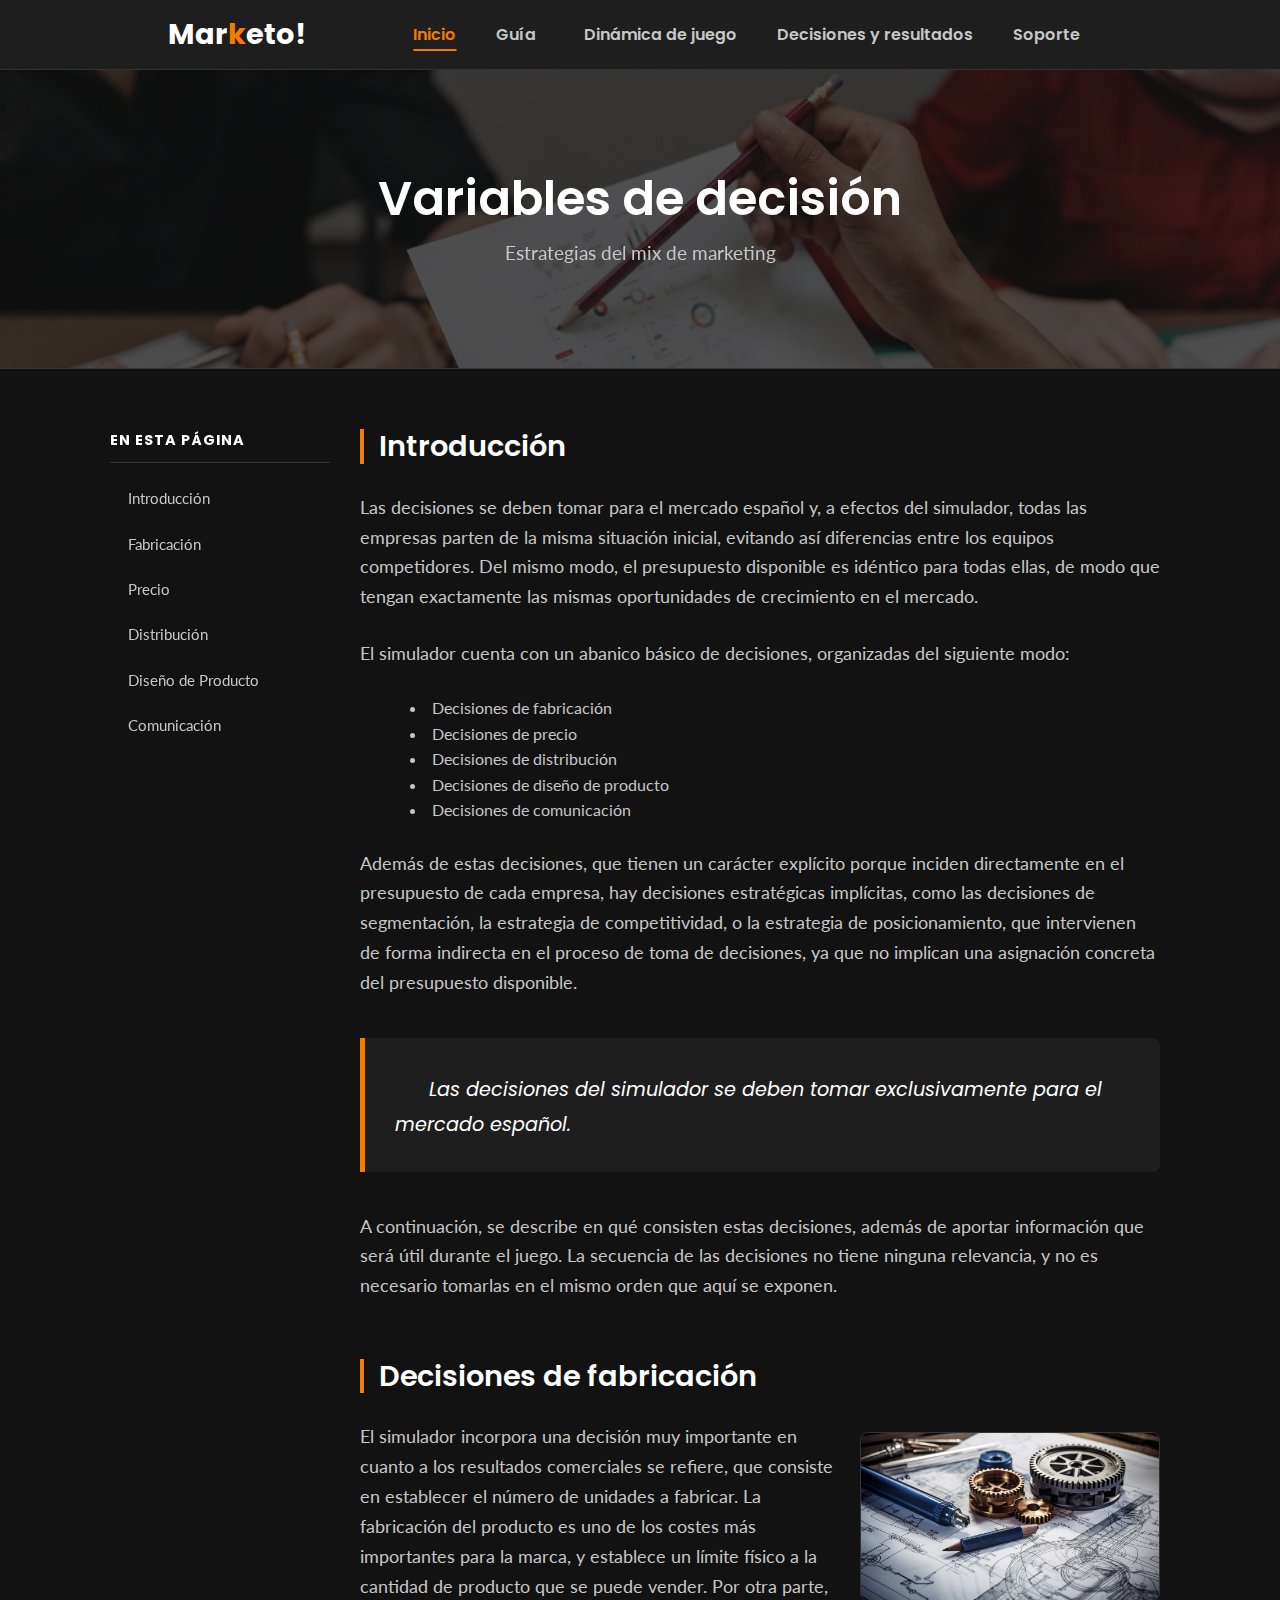
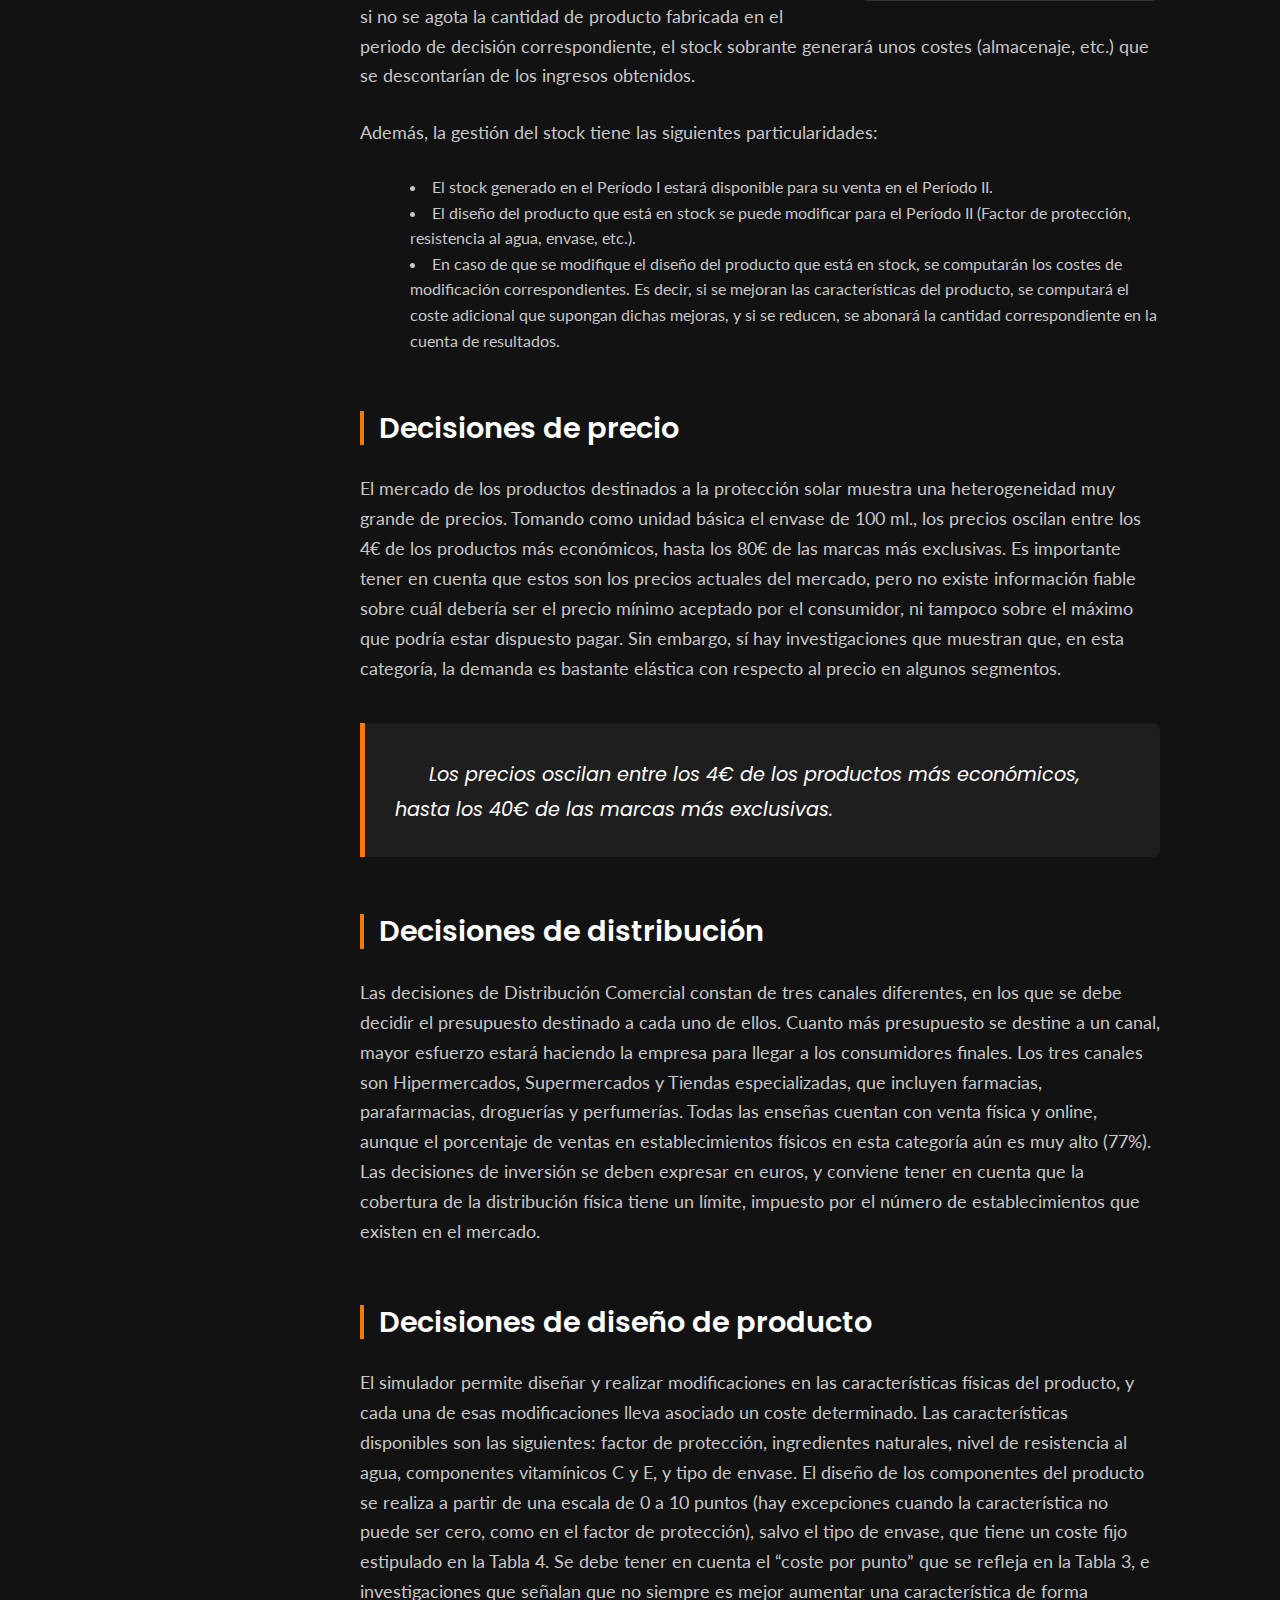
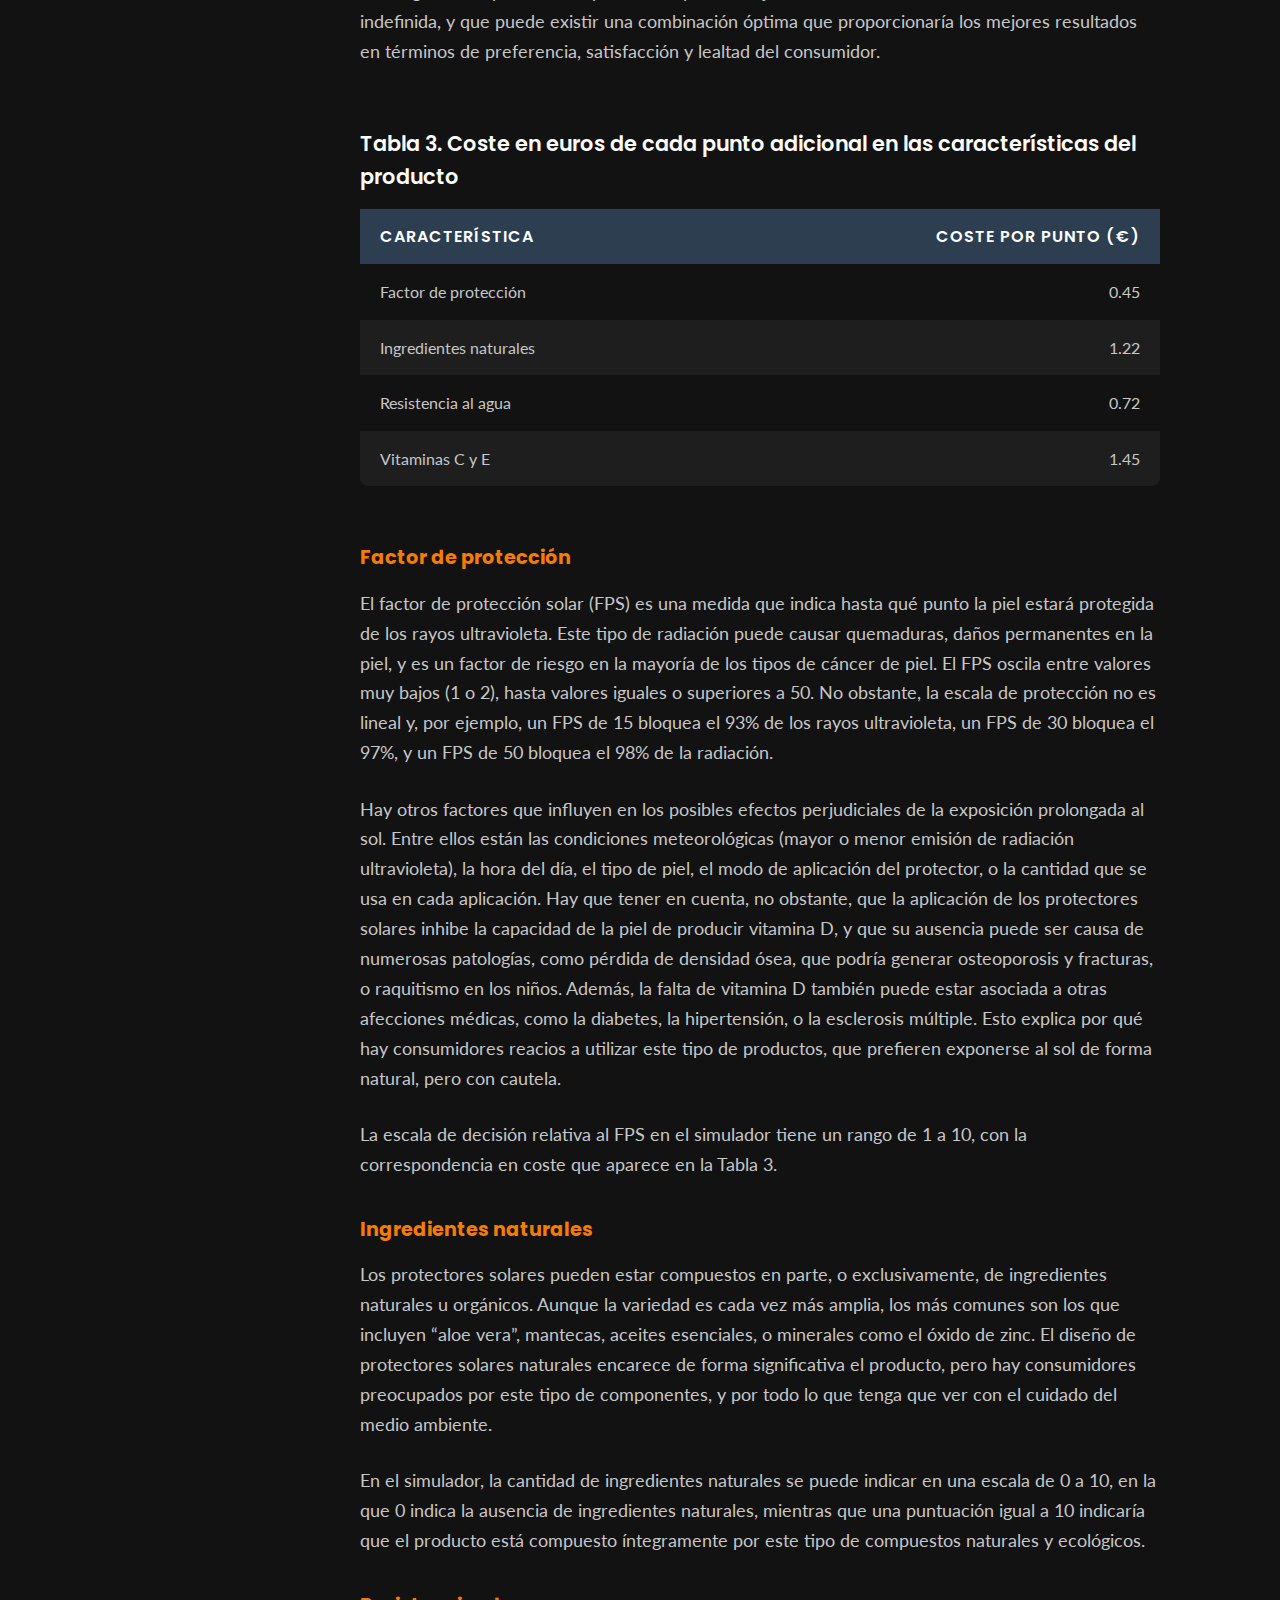
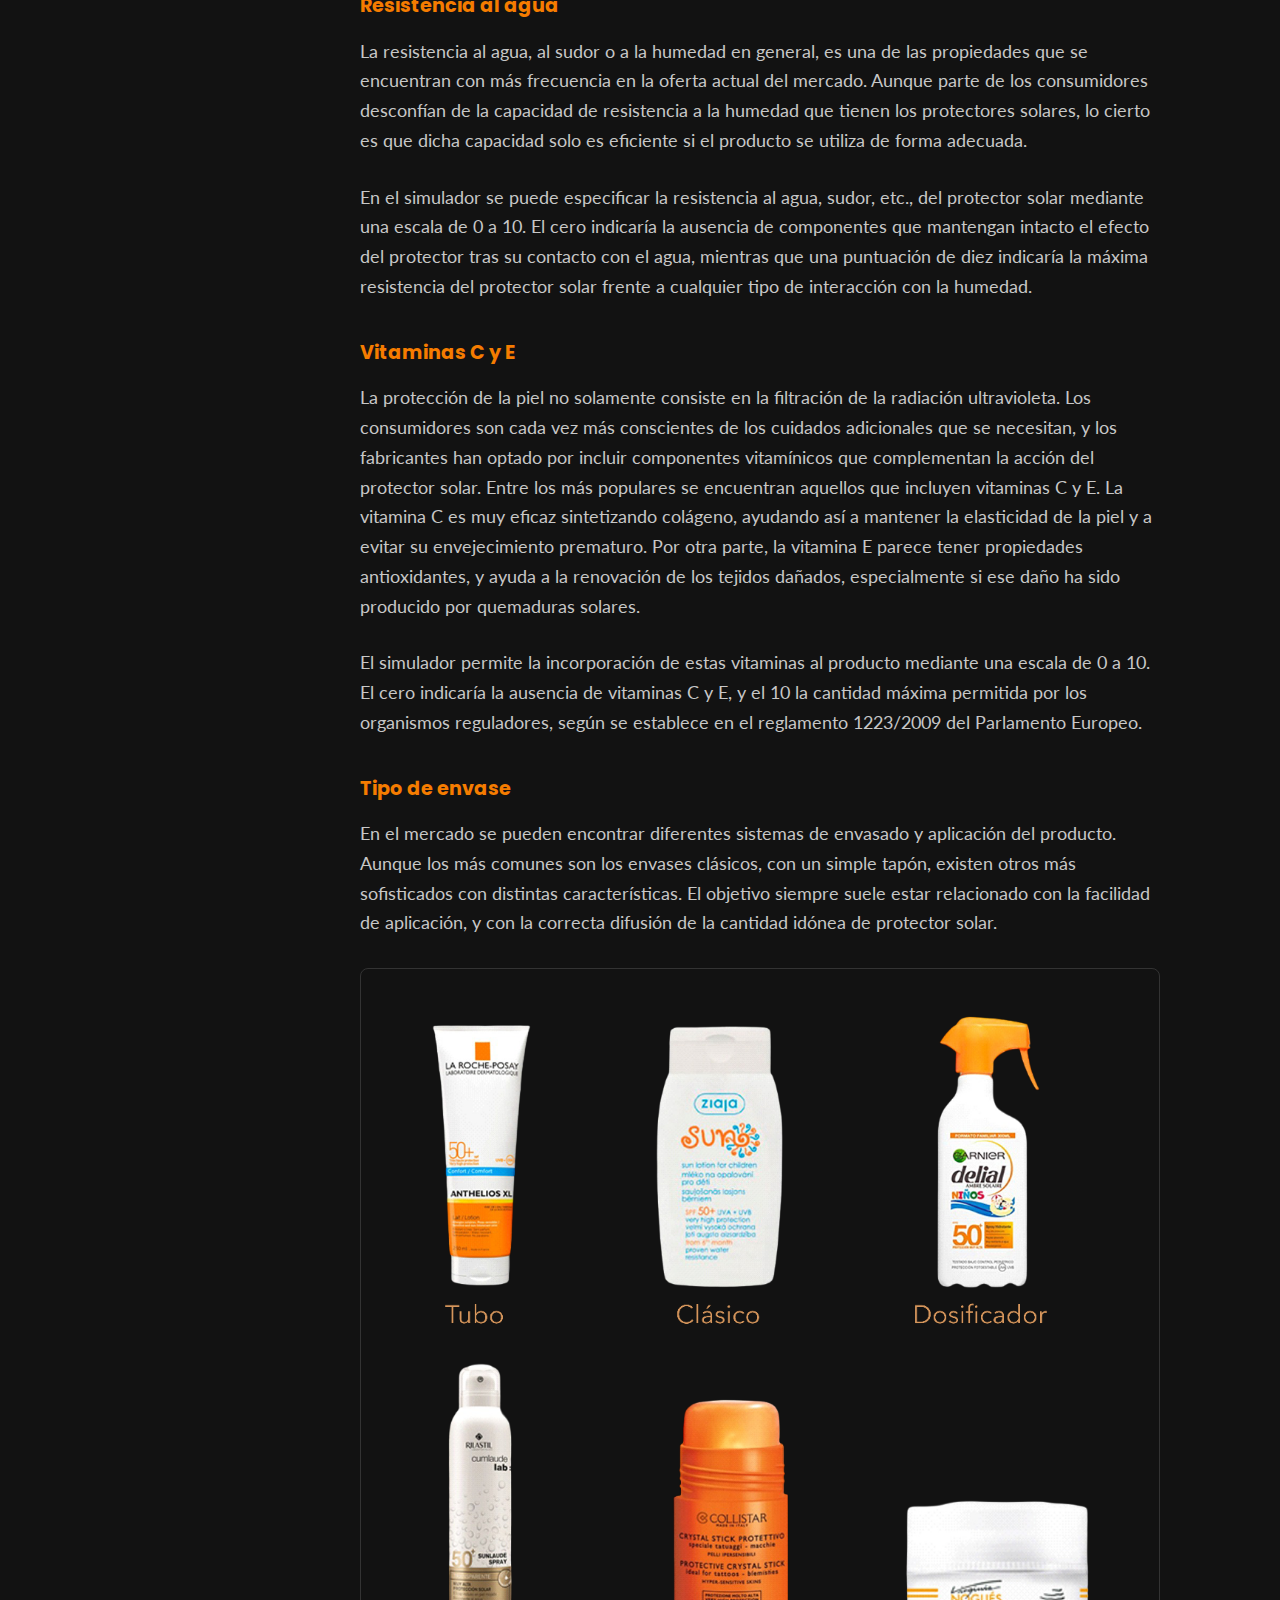
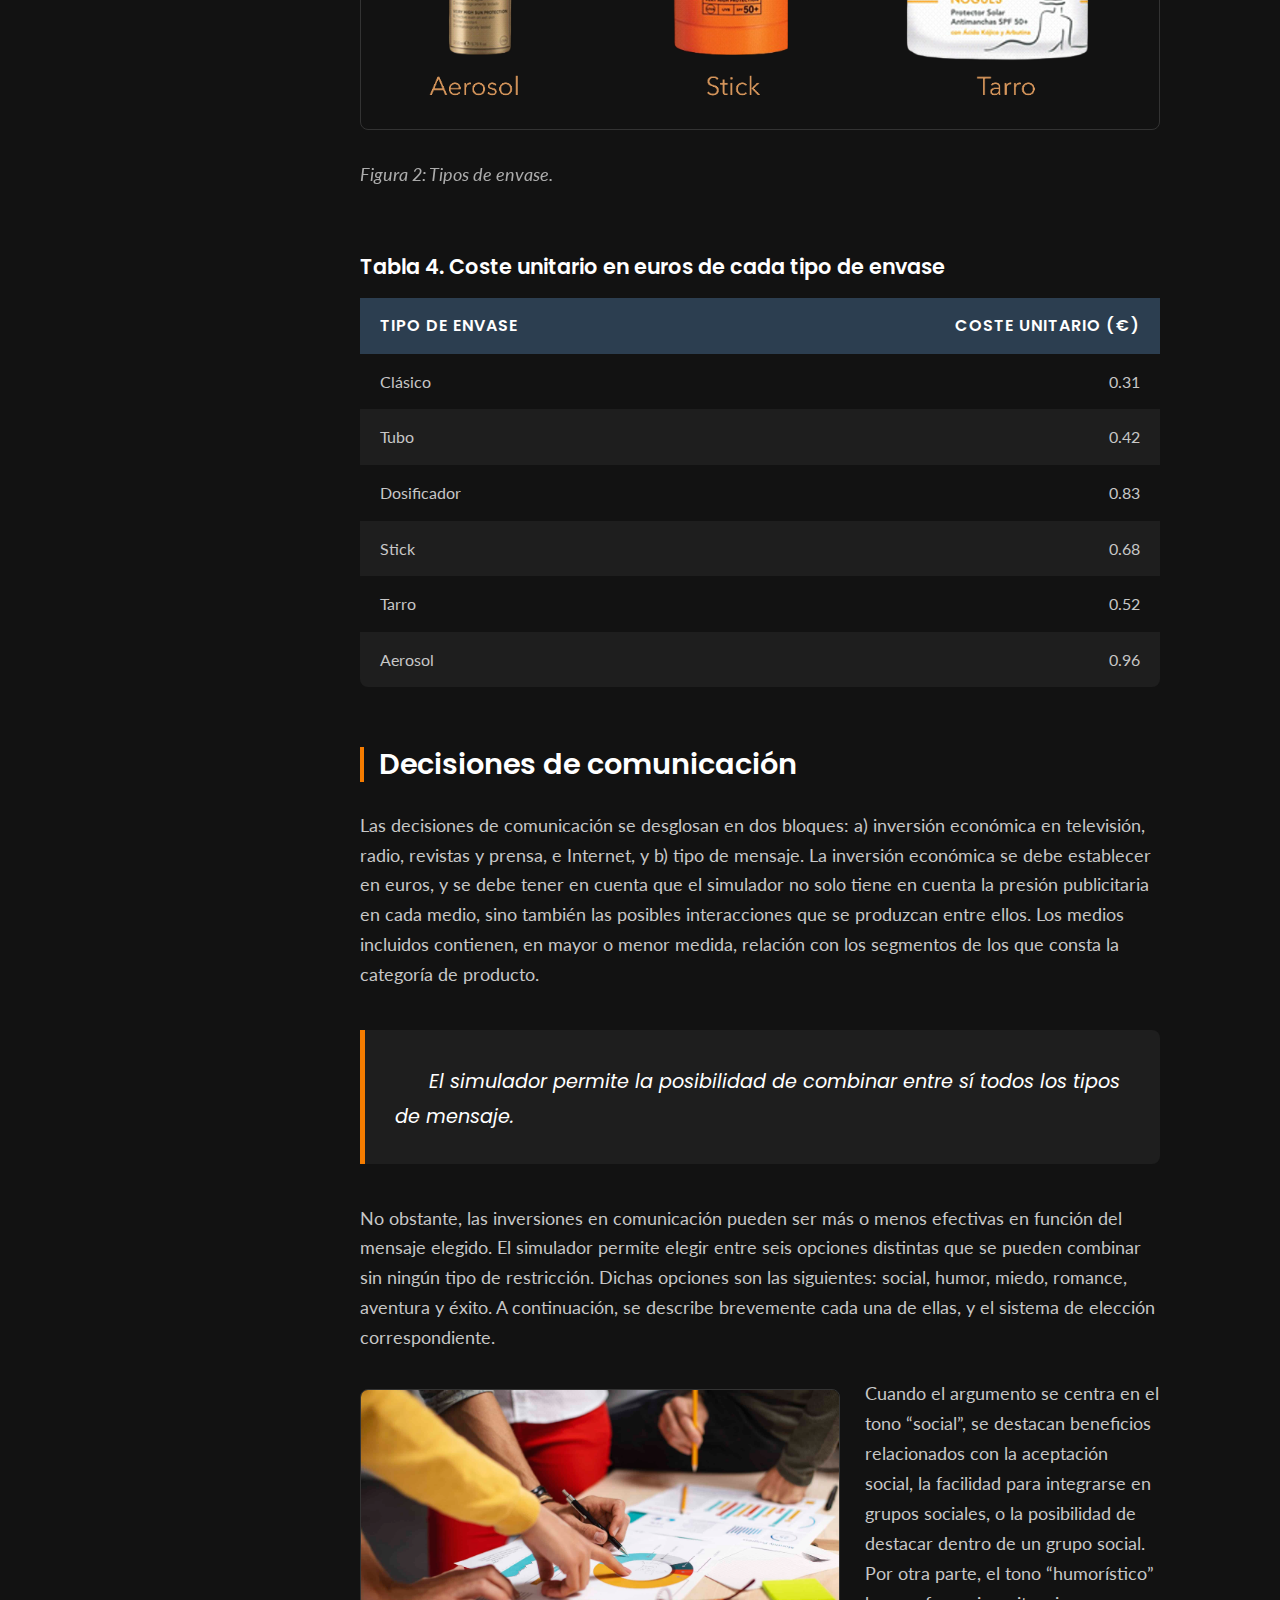
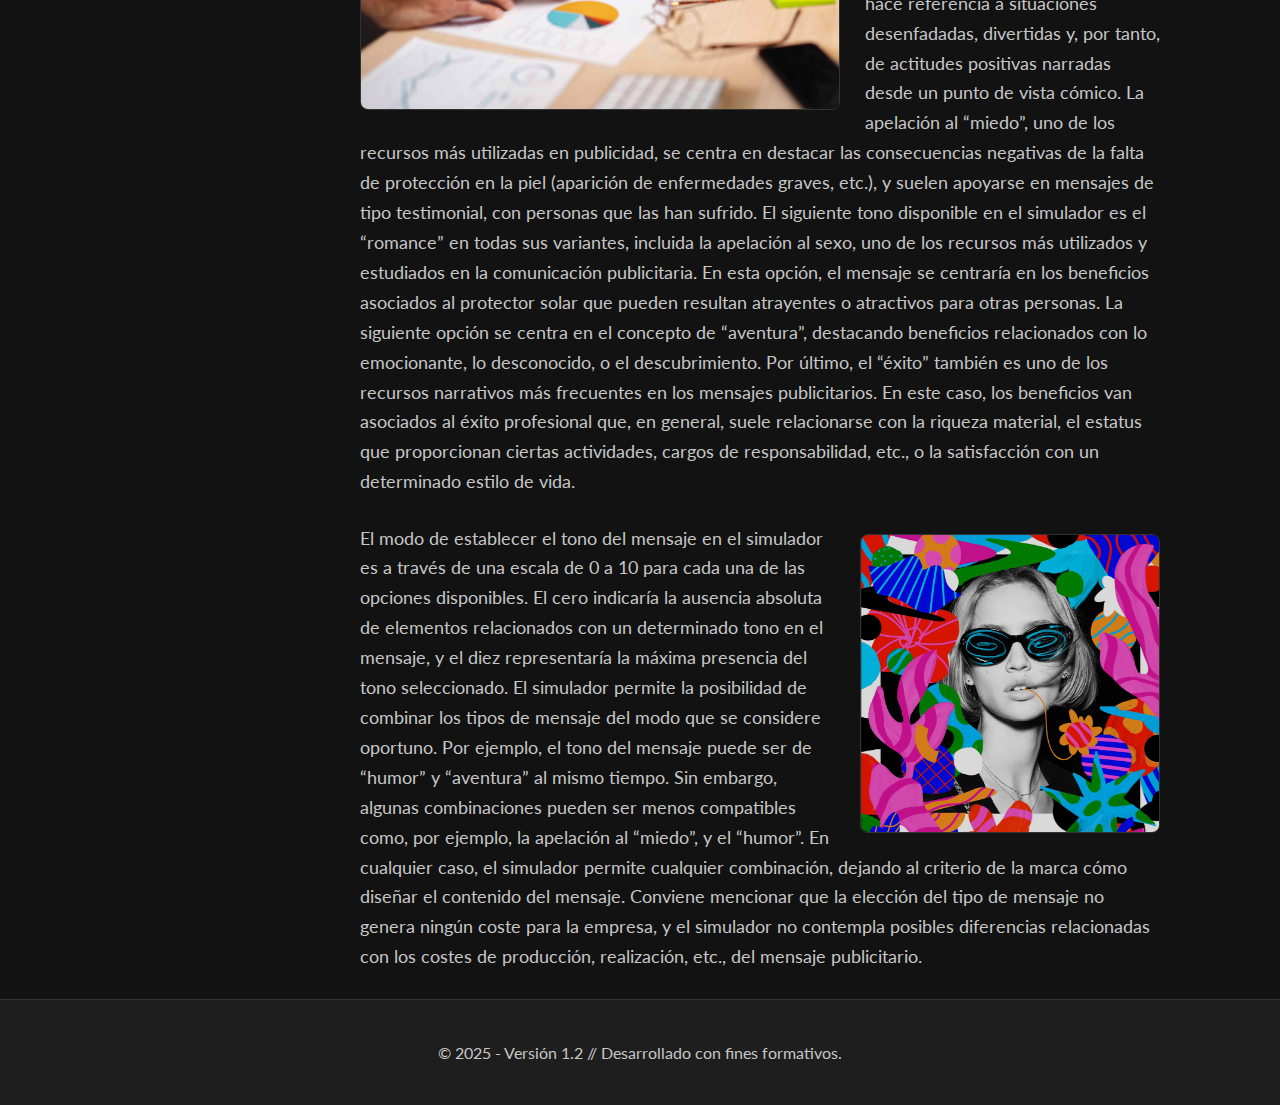
<file: docs/pages/guia-fase4.html>
<!DOCTYPE html>
<html lang="en">
<head>
    <meta charset="UTF-8">
    <meta name="viewport" content="width=device-width, initial-scale=1.0">
    <title>Variables de Decisión | Marketo</title>
    
    <!-- Google Fonts & Font Awesome -->
    <link rel="preconnect" href="https://fonts.googleapis.com">
    <link rel="preconnect" href="https://fonts.gstatic.com" crossorigin>
    <link href="https://fonts.googleapis.com/css2?family=Poppins:wght@400;600;700&family=Lato:wght@400;700&display=swap" rel="stylesheet">
    <link rel="stylesheet" href="https://cdnjs.cloudflare.com/ajax/libs/font-awesome/6.5.1/css/all.min.css" integrity="sha512-DTOQO9RWCH3ppGqcWaEA1BIZOC6xxalwEsw9c2QQeAIftl+Vegovlnee1c9QX4TctnWMn13TZye+giMm8e2LwA==" crossorigin="anonymous" referrerpolicy="no-referrer" />
    <style>
        /* --- 1. CSS Variables and Global Styles --- */
        html, body { scrollbar-width: none; -ms-overflow-style: none; overflow: -moz-scrollbars-none; }
        html::-webkit-scrollbar, body::-webkit-scrollbar { display: none; }
        :root {
            --bg-color: #121212; --primary-surface-color: #1E1E1E; --accent-color: #F57C00;
            --accent-hover-color: #FB8C00; --text-color: #c7c7c7; --heading-color: #ffffff;
            --border-color: #333333; --navbar-height: 70px;
        }
        body.light-mode {
            --bg-color: #f8f9fa; --primary-surface-color: #ffffff; --text-color: #333;
            --heading-color: #2c3e50; --border-color: #e0e0e0;
        }
        * { margin: 0; padding: 0; box-sizing: border-box; }
        html { scroll-behavior: smooth; }
        body { font-family: 'Lato', sans-serif; font-size: 16px; line-height: 1.6; color: var(--text-color); background-color: var(--bg-color); transition: background-color 0.3s ease, color 0.3s ease; }
        h1, h2, h3, h4 { font-family: 'Poppins', sans-serif; font-weight: 600; color: var(--heading-color); line-height: 1.2; }
        a { text-decoration: none; color: var(--accent-color); transition: color 0.3s ease; }
        a:hover { color: var(--accent-hover-color); }
        .container { max-width: 1000px; margin: 0 auto; padding: 0 20px; }
        section { padding: 80px 0; }
        
        /* --- 2. Navigation Bar --- */
        .navbar { position: fixed; top: 0; left: 0; width: 100%; height: var(--navbar-height); background-color: var(--primary-surface-color); z-index: 1000; transition: box-shadow 0.3s ease, background-color 0.3s ease; border-bottom: 1px solid var(--border-color); }
        .navbar-scrolled { background-color: rgba(30, 30, 30, 0.85); backdrop-filter: blur(10px); border-bottom: 1px solid transparent; box-shadow: 0 2px 15px rgba(0, 0, 0, 0.3); }
        body.light-mode .navbar-scrolled { background-color: rgba(255, 255, 255, 0.85); }
        .navbar .container { display: flex; justify-content: space-between; align-items: center; height: 100%; }
        .navbar-logo { font-family: 'Poppins', sans-serif; font-size: 1.8rem; font-weight: 700; color: var(--heading-color); }
        .navbar-logo i { color: var(--accent-color); margin-right: 8px; }
        .nav-menu { display: flex; align-items: center; gap: 30px; }
        .nav-links { display: flex; list-style: none; gap: 40px; }
        .nav-links a { font-family: 'Poppins', sans-serif; font-weight: 600; font-size: 1rem; color: var(--text-color); position: relative; padding-bottom: 5px; }
        .nav-links a::after { content: ''; position: absolute; bottom: 0; left: 50%; transform: translateX(-50%); width: 0; height: 2px; background-color: var(--accent-color); transition: width 0.3s ease; }
        .nav-links > li > a:hover { color: var(--heading-color); }
        .nav-links > li > a:hover::after { width: 100%; }
        .nav-links a.active { color: var(--accent-color); }
        .nav-links > li > a.active::after { width: 100%; }
        .dropdown { position: relative; }
        .dropdown-menu { display: none; position: absolute; top: 110%; left: 50%; transform: translateX(-50%); background-color: var(--primary-surface-color); list-style: none; padding: 10px 0; margin: 0; border-radius: 8px; box-shadow: 0 8px 25px rgba(0,0,0,0.3); min-width: 220px; z-index: 1001; border: 1px solid var(--border-color); }
        .dropdown:hover .dropdown-menu { display: block; }
        .dropdown-menu li a { display: block; padding: 12px 20px; color: var(--text-color); font-size: 0.95rem; transition: background-color 0.2s ease, color 0.2s ease; }
        .dropdown-menu li a:hover { color: var(--heading-color); background-color: var(--border-color); }
        .dropdown-menu li a::after { content: none; }
        .dropdown-menu li a.active { color: var(--accent-color); font-weight: 700; }
        .dropdown > a i { margin-left: 8px; font-size: 0.8em; transition: transform 0.3s ease; }
        .dropdown:hover > a i { transform: rotate(180deg); }
        .dropdown > a.noclick { cursor: default; }
        .dropdown > a.noclick:hover::after { width: 0; }
        #theme-toggle { background: none; border: none; color: var(--accent-color); font-size: 1.4rem; cursor: pointer; padding: 5px; display: flex; align-items: center; justify-content: center; }
        #theme-toggle .fa-sun { display: none; }
        body.light-mode #theme-toggle .fa-sun { display: block; }
        body.light-mode #theme-toggle .fa-moon { display: none; }
        .hamburger-menu { display: none; }
        
        /* --- 3. Page Content Styles --- */
        main { padding-top: var(--navbar-height); }
        .footer { background-color: var(--primary-surface-color); color: var(--text-color); text-align: center; padding: 40px 0; border-top: 1px solid var(--border-color); }
        
        /* --- MODIFIED: Page Header with Background Image --- */
        .page-header {
            text-align: center;
            padding: 100px 0; /* Increased padding */
            border-bottom: 1px solid var(--border-color);
            position: relative; /* Needed for the overlay */
            background-image: url(..//images/variables.jpg); /* New strategy-themed image */
            background-size: cover;
            background-position: center 30%; /* Adjust position to focus on the table */
            background-attachment: fixed; /* Parallax effect */
            overflow: hidden;
        }
        /* --- NEW: Header Overlay for Readability --- */
        .page-header::before {
            content: '';
            position: absolute;
            top: 0;
            left: 0;
            width: 100%;
            height: 100%;
            background-color: rgba(18, 18, 18, 0.7); /* Dark overlay */
            z-index: 1;
            transition: background-color 0.3s ease;
        }
        body.light-mode .page-header::before {
            background-color: rgba(255, 255, 255, 0.75); /* Light overlay */
        }
        /* --- NEW: Ensure Header Text is Above Overlay --- */
        .page-header h1, .page-header p {
            position: relative;
            z-index: 2; /* Sits on top of the overlay */
        }
        .page-header h1 { font-size: 3rem; margin-bottom: 10px; }
        .page-header p { font-size: 1.2rem; max-width: 700px; margin: 0 auto; color: var(--text-color); }

        /* Main content layout for side nav */
        .content-wrapper {
            display: flex;
            gap: 30px;
            max-width: 1100px;
            margin: 0 auto;
            padding: 0 20px;
        }
        .main-article {
            flex: 1;
            min-width: 0;
        }
        .content-section { padding-top: 60px; padding-bottom: 0; }
        .content-section .container { max-width: 800px; padding: 0; margin: 0; }
        
        .content-section p { margin-bottom: 1.5em; font-size: 1.1rem; line-height: 1.7; }
        .content-section ul { list-style-position: inside; }
        .content-section h3 { font-size: 1.8rem; margin-top: 2em; margin-bottom: 1em; border-left: 4px solid var(--accent-color); padding-left: 15px; }
        .content-section h3:first-of-type { margin-top: 0; }
        .content-section h4 { font-size: 1.2rem; margin-top: 2em; margin-bottom: 1em; color: var(--accent-color); font-weight: 700;}
        .content-image { width: 100%; height: auto; border-radius: 8px; margin: 30px auto; border: 1px solid var(--border-color); display: block; }
        .callout { margin: 40px 0; padding: 30px; background-color: var(--primary-surface-color); border-left: 5px solid var(--accent-color); border-radius: 0 8px 8px 0; clear: both;}
        .callout p { font-family: 'Poppins', sans-serif; font-style: italic; font-size: 1.2rem; color: var(--heading-color); margin: 0; }
        .callout p::before { content: '\f10d'; font-family: "Font Awesome 6 Free"; font-weight: 900; color: var(--accent-color); font-size: 1.5rem; margin-right: 15px; font-style: normal; }
        .image-float-right { float: right; width: 40%; max-width: 300px; margin: 10px 0 15px 25px; border-radius: 8px; }
        .image-float-left { float: left; width: 60%; max-width: 500px; margin: 10px 25px 15px 0; border-radius: 8px; }
        .padding-indent { padding-left: 50px; }
        
        /* --- 4. Table Styles --- */
        .table-container { margin: 60px 0; }
        .content-section table { width: 100%; border-collapse: collapse; font-size: 1rem; overflow: hidden; border-radius: 8px; }
        .content-section th, .content-section td { padding: 15px 20px; text-align: left; border: none; }
        .content-section th:not(:first-child), .content-section td:not(:first-child) { text-align: right; }
        .content-section thead th { background-color: #2c3e50; color: #ffffff; font-weight: 600; font-family: 'Poppins', sans-serif; text-transform: uppercase; letter-spacing: 1px; }
        .content-section tbody tr:nth-child(even) { background-color: var(--primary-surface-color); }
        .content-section tbody tr:nth-child(odd) { background-color: var(--bg-color); }
        body.light-mode .content-section tbody tr:nth-child(even) { background-color: #f7f7f7; }
        body.light-mode .content-section tbody tr:nth-child(odd) { background-color: var(--primary-surface-color); }
        .content-section caption { caption-side: top; text-align: left; padding-bottom: 15px; font-family: 'Poppins', sans-serif; font-size: 1.3rem; font-weight: 600; color: var(--heading-color); }
        .table-footnote { margin-top: 15px; font-size: 0.9rem; font-style: italic; color: var(--text-color); opacity: 0.85; text-align: left; }
        
        /* --- 5. NEW: Side Navigation --- */
        .side-nav {
            flex: 0 0 220px;
            align-self: flex-start;
            position: sticky;
            top: calc(var(--navbar-height) + 40px);
            padding-top: 60px;
            height: calc(100vh - var(--navbar-height));
            overflow-y: auto;
        }
        .side-nav-title {
            font-family: 'Poppins', sans-serif;
            font-size: 0.9rem;
            font-weight: 700;
            color: var(--heading-color);
            text-transform: uppercase;
            letter-spacing: 1px;
            padding-bottom: 10px;
            margin-bottom: 15px;
            border-bottom: 1px solid var(--border-color);
        }
        .side-nav ul { list-style: none; }
        .side-nav li a {
            display: block;
            padding: 8px 15px;
            margin-bottom: 5px;
            border-radius: 6px;
            font-size: 0.95rem;
            color: var(--text-color);
            border-left: 3px solid transparent;
            transition: all 0.2s ease-in-out;
        }
        .side-nav li a:hover {
            background-color: var(--primary-surface-color);
            color: var(--heading-color);
        }
        .side-nav li a.active {
            color: var(--accent-color);
            font-weight: 700;
            background-color: var(--primary-surface-color);
            border-left-color: var(--accent-color);
        }
        /* --- 6. Mobile Responsiveness --- */
        @media (max-width: 992px) {
             .side-nav { display: none; }
             .content-wrapper { display: block; }
             .content-section .container { max-width: 800px; margin: 0 auto; padding: 0 20px;}
        }
        @media (max-width: 768px) {
            section { padding: 60px 0; }
            .page-header { padding: 80px 0; background-attachment: scroll; } /* Adjusted padding and fixed attachment */
            .page-header h1 { font-size: 2.2rem; }
            .content-section { padding-top: 40px; }
            .content-section .image-float-right, .content-section .image-float-left { float: none; width: 100%; max-width: 100%; margin: 20px auto; }
            .callout { margin: 30px 0; padding: 20px; }
            .callout p { font-size: 1.1rem; }
            .table-container { overflow-x: auto; }
            .padding-indent { padding-left: 20px; }
            /* --- Navbar Fixes --- */
            .navbar .container { justify-content: space-between; }
            .hamburger-menu { display: block; font-size: 1.5rem; color: var(--heading-color); background: transparent; border: none; cursor: pointer; z-index: 1002; }
            .nav-menu {
                position: fixed; top: 0; right: -100%; width: 80%; height: 100vh;
                background-color: var(--primary-surface-color);
                flex-direction: column; justify-content: center; align-items: center;
                gap: 40px; transition: right 0.4s cubic-bezier(0.23, 1, 0.32, 1);
                box-shadow: -5px 0 15px rgba(0,0,0,0.2); padding: 20px;
            }
            .nav-menu.active { right: 0; }
            .nav-links { flex-direction: column; gap: 25px; width: 100%; text-align: center; margin-top: 40px; }
            .dropdown:hover .dropdown-menu { display: none; }
            
            /* --- Mobile Dropdown/Accordion Styles --- */
            .dropdown > a { display: flex; justify-content: center; align-items: center; gap: 8px; }
            .dropdown > a i { display: inline-block; transition: transform 0.3s ease; }
            .dropdown.open > a i { transform: rotate(180deg); }
            .dropdown .dropdown-menu {
                display: none; position: static; transform: none; box-shadow: none; border: none;
                background-color: rgba(0,0,0,0.15); min-width: unset;
                padding: 10px 0; margin-top: 15px; border-radius: 8px;
            }
            body.light-mode .dropdown .dropdown-menu { background-color: rgba(0,0,0,0.05); }
            .dropdown.open .dropdown-menu { display: block; }
            .dropdown-menu li a { padding: 10px 20px; font-size: 0.9rem; }
            #theme-toggle { position: absolute; bottom: 30px; }
        }
    </style>
</head>
<body>
    <header class="navbar">
      <div class="container">
        <a class="navbar-logo" href="../index.html"
          ><i class="fa-solid fa-chart-simple"></i>Mar<span style="color: var(--accent-color)">k</span>eto!</a
        ><button aria-label="Toggle menu" class="hamburger-menu">
          <i class="fa-solid fa-bars"></i>
        </button>
        <nav class="nav-menu">
          <ul class="nav-links">
            <li><a class="active" href="../index.html">Inicio</a></li>
            <li class="dropdown">
              <a class="noclick" href="#"
                >Guía <i class="fa-solid fa-caret-down"></i
              ></a>
              <ul class="dropdown-menu">
                <li><a href="guia-fase2.html">Análisis del mercado</a></li>
                <li>
                  <a href="guia-fase3.html">Comportamiento del consumidor</a>
                </li>
                <li><a href="guia-fase4.html">Variables de decisión</a></li>
              </ul>
            </li>
            <li><a href="guia-fase5.html">Dinámica de juego</a></li>
            <li><a href="decisiones.html">Decisiones y resultados</a></li>
            <li><a href="contact.html">Soporte</a></li>
          </ul>
          <button id="theme-toggle" title="Toggle theme">
            <i class="fa-solid fa-moon"></i><i class="fa-solid fa-sun"></i>
          </button>
        </nav>
      </div>
    </header>
    <main>
        <section class="page-header">
            <h1>Variables de decisión</h1>
            <p>Estrategias del mix de marketing</p>
        </section>
        <!-- NEW: Content Wrapper for Flexbox Layout -->
        <div class="content-wrapper">
            
            <!-- NEW: Side Navigation Menu -->
            <nav class="side-nav">
                <p class="side-nav-title">En esta página</p>
                <ul>
                    <li><a href="#introduccion">Introducción</a></li>
                    <li><a href="#fabricacion">Fabricación</a></li>
                    <li><a href="#precio">Precio</a></li>
                    <li><a href="#distribucion">Distribución</a></li>
                    <li><a href="#diseno-producto">Diseño de Producto</a></li>
                    <li><a href="#comunicacion">Comunicación</a></li>
                </ul>
            </nav>
            <!-- NEW: Main Article Content Wrapper -->
            <div class="main-article">
                <section class="content-section">
                    <div class="container">
                        <h3 id="introduccion">Introducción</h3>
                        <p>Las decisiones se deben tomar para el mercado español y, a efectos del simulador, todas las empresas parten de la misma situación inicial, evitando así diferencias entre los equipos competidores. Del mismo modo, el presupuesto disponible es idéntico para todas ellas, de modo que tengan exactamente las mismas oportunidades de crecimiento en el mercado.</p>
                        <p>El simulador cuenta con un abanico básico de decisiones, organizadas del siguiente modo:</p>
                        <div class="padding-indent">
                            <ul>
                                <li>Decisiones de fabricación</li>
                                <li>Decisiones de precio</li>
                                <li>Decisiones de distribución</li>
                                <li>Decisiones de diseño de producto</li>
                                <li>Decisiones de comunicación</li>
                            </ul>
                        </div>
                        <br>
                        <p>Además de estas decisiones, que tienen un carácter explícito porque inciden directamente en el presupuesto de cada empresa, hay decisiones estratégicas implícitas, como las decisiones de segmentación, la estrategia de competitividad, o la estrategia de posicionamiento, que intervienen de forma indirecta en el proceso de toma de decisiones, ya que no implican una asignación concreta del presupuesto disponible.</p>
                        <blockquote class="callout">
                            <p>Las decisiones del simulador se deben tomar exclusivamente para el mercado español.</p>
                        </blockquote>
                        <p>A continuación, se describe en qué consisten estas decisiones, además de aportar información que será útil durante el juego. La secuencia de las decisiones no tiene ninguna relevancia, y no es necesario tomarlas en el mismo orden que aquí se exponen.</p>
                        
                        <h3 id="fabricacion">Decisiones de fabricación</h3>
                        <img src="../images/fabrica.jpg" alt="Industrial factory interior" class="content-image image-float-right">
                        <p>El simulador incorpora una decisión muy importante en cuanto a los resultados comerciales se refiere, que consiste en establecer el número de unidades a fabricar. La fabricación del producto es uno de los costes más importantes para la marca, y establece un límite físico a la cantidad de producto que se puede vender. Por otra parte, si no se agota la cantidad de producto fabricada en el periodo de decisión correspondiente, el stock sobrante generará unos costes (almacenaje, etc.) que se descontarían de los ingresos obtenidos.</p>
                        <p>Además, la gestión del stock tiene las siguientes particularidades:</p>
                        <div class="padding-indent">
                            <ul>
                                <li>El stock generado en el Período I estará disponible para su venta en el Período II.</li>
                                <li>El diseño del producto que está en stock se puede modificar para el Período II (Factor de protección, resistencia al agua, envase, etc.).</li>
                                <li>En caso de que se modifique el diseño del producto que está en stock, se computarán los costes de modificación correspondientes. Es decir, si se mejoran las características del producto, se computará el coste adicional que supongan dichas mejoras, y si se reducen, se abonará la cantidad correspondiente en la cuenta de resultados.</li>
                            </ul>
                        </div>
                        
                        <h3 id="precio">Decisiones de precio</h3>
                        <p>El mercado de los productos destinados a la protección solar muestra una heterogeneidad muy grande de precios. Tomando como unidad básica el envase de 100 ml., los precios oscilan entre los 4€ de los productos más económicos, hasta los 80€ de las marcas más exclusivas. Es importante tener en cuenta que estos son los precios actuales del mercado, pero no existe información fiable sobre cuál debería ser el precio mínimo aceptado por el consumidor, ni tampoco sobre el máximo que podría estar dispuesto pagar. Sin embargo, sí hay investigaciones que muestran que, en esta categoría, la demanda es bastante elástica con respecto al precio en algunos segmentos.</p>
                        <blockquote class="callout">
                            <p>Los precios oscilan entre los 4€ de los productos más económicos, hasta los 40€ de las marcas más exclusivas.</p>
                        </blockquote>
                        
                        <h3 id="distribucion">Decisiones de distribución</h3>
                        <p>Las decisiones de Distribución Comercial constan de tres canales diferentes, en los que se debe decidir el presupuesto destinado a cada uno de ellos. Cuanto más presupuesto se destine a un canal, mayor esfuerzo estará haciendo la empresa para llegar a los consumidores finales. Los tres canales son Hipermercados, Supermercados y Tiendas especializadas, que incluyen farmacias, parafarmacias, droguerías y perfumerías. Todas las enseñas cuentan con venta física y online, aunque el porcentaje de ventas en establecimientos físicos en esta categoría aún es muy alto (77%). Las decisiones de inversión se deben expresar en euros, y conviene tener en cuenta que la cobertura de la distribución física tiene un límite, impuesto por el número de establecimientos que existen en el mercado.</p>
                        
                        <h3 id="diseno-producto">Decisiones de diseño de producto</h3>
                        <p>El simulador permite diseñar y realizar modificaciones en las características físicas del producto, y cada una de esas modificaciones lleva asociado un coste determinado. Las características disponibles son las siguientes: factor de protección, ingredientes naturales, nivel de resistencia al agua, componentes vitamínicos C y E, y tipo de envase. El diseño de los componentes del producto se realiza a partir de una escala de 0 a 10 puntos (hay excepciones cuando la característica no puede ser cero, como en el factor de protección), salvo el tipo de envase, que tiene un coste fijo estipulado en la Tabla 4. Se debe tener en cuenta el “coste por punto” que se refleja en la Tabla 3, e investigaciones que señalan que no siempre es mejor aumentar una característica de forma indefinida, y que puede existir una combinación óptima que proporcionaría los mejores resultados en términos de preferencia, satisfacción y lealtad del consumidor.</p>
                        <div class="table-container">
                            <table>
                                <caption>Tabla 3. Coste en euros de cada punto adicional en las características del producto</caption>
                                <thead>
                                    <tr>
                                        <th>Característica</th>
                                        <th>Coste por punto (€)</th>
                                    </tr>
                                </thead>
                                <tbody>
                                    <tr><td>Factor de protección</td><td>0.45</td></tr>
                                    <tr><td>Ingredientes naturales</td><td>1.22</td></tr>
                                    <tr><td>Resistencia al agua</td><td>0.72</td></tr>
                                    <tr><td>Vitaminas C y E</td><td>1.45</td></tr>
                                </tbody>
                            </table>
                        </div>
                        <h4>Factor de protección</h4>
                        <p>El factor de protección solar (FPS) es una medida que indica hasta qué punto la piel estará protegida de los rayos ultravioleta. Este tipo de radiación puede causar quemaduras, daños permanentes en la piel, y es un factor de riesgo en la mayoría de los tipos de cáncer de piel. El FPS oscila entre valores muy bajos (1 o 2), hasta valores iguales o superiores a 50. No obstante, la escala de protección no es lineal y, por ejemplo, un FPS de 15 bloquea el 93% de los rayos ultravioleta, un FPS de 30 bloquea el 97%, y un FPS de 50 bloquea el 98% de la radiación.</p>
                        <p>Hay otros factores que influyen en los posibles efectos perjudiciales de la exposición prolongada al sol. Entre ellos están las condiciones meteorológicas (mayor o menor emisión de radiación ultravioleta), la hora del día, el tipo de piel, el modo de aplicación del protector, o la cantidad que se usa en cada aplicación. Hay que tener en cuenta, no obstante, que la aplicación de los protectores solares inhibe la capacidad de la piel de producir vitamina D, y que su ausencia puede ser causa de numerosas patologías, como pérdida de densidad ósea, que podría generar osteoporosis y fracturas, o raquitismo en los niños. Además, la falta de vitamina D también puede estar asociada a otras afecciones médicas, como la diabetes, la hipertensión, o la esclerosis múltiple. Esto explica por qué hay consumidores reacios a utilizar este tipo de productos, que prefieren exponerse al sol de forma natural, pero con cautela.</p>
                        <p>La escala de decisión relativa al FPS en el simulador tiene un rango de 1 a 10, con la correspondencia en coste que aparece en la Tabla 3.</p>
                        <h4>Ingredientes naturales</h4>
                        <p>Los protectores solares pueden estar compuestos en parte, o exclusivamente, de ingredientes naturales u orgánicos. Aunque la variedad es cada vez más amplia, los más comunes son los que incluyen “aloe vera”, mantecas, aceites esenciales, o minerales como el óxido de zinc. El diseño de protectores solares naturales encarece de forma significativa el producto, pero hay consumidores preocupados por este tipo de componentes, y por todo lo que tenga que ver con el cuidado del medio ambiente.</p>
                        <p>En el simulador, la cantidad de ingredientes naturales se puede indicar en una escala de 0 a 10, en la que 0 indica la ausencia de ingredientes naturales, mientras que una puntuación igual a 10 indicaría que el producto está compuesto íntegramente por este tipo de compuestos naturales y ecológicos.</p>
                        <h4>Resistencia al agua</h4>
                        <p>La resistencia al agua, al sudor o a la humedad en general, es una de las propiedades que se encuentran con más frecuencia en la oferta actual del mercado. Aunque parte de los consumidores desconfían de la capacidad de resistencia a la humedad que tienen los protectores solares, lo cierto es que dicha capacidad solo es eficiente si el producto se utiliza de forma adecuada.</p>
                        <p>En el simulador se puede especificar la resistencia al agua, sudor, etc., del protector solar mediante una escala de 0 a 10. El cero indicaría la ausencia de componentes que mantengan intacto el efecto del protector tras su contacto con el agua, mientras que una puntuación de diez indicaría la máxima resistencia del protector solar frente a cualquier tipo de interacción con la humedad.</p>
                        <h4>Vitaminas C y E</h4>
                        <p>La protección de la piel no solamente consiste en la filtración de la radiación ultravioleta. Los consumidores son cada vez más conscientes de los cuidados adicionales que se necesitan, y los fabricantes han optado por incluir componentes vitamínicos que complementan la acción del protector solar. Entre los más populares se encuentran aquellos que incluyen vitaminas C y E. La vitamina C es muy eficaz sintetizando colágeno, ayudando así a mantener la elasticidad de la piel y a evitar su envejecimiento prematuro. Por otra parte, la vitamina E parece tener propiedades antioxidantes, y ayuda a la renovación de los tejidos dañados, especialmente si ese daño ha sido producido por quemaduras solares.</p>
                        <p>El simulador permite la incorporación de estas vitaminas al producto mediante una escala de 0 a 10. El cero indicaría la ausencia de vitaminas C y E, y el 10 la cantidad máxima permitida por los organismos reguladores, según se establece en el reglamento 1223/2009 del Parlamento Europeo.</p>
                        <h4>Tipo de envase</h4>
                        <p>En el mercado se pueden encontrar diferentes sistemas de envasado y aplicación del producto. Aunque los más comunes son los envases clásicos, con un simple tapón, existen otros más sofisticados con distintas características. El objetivo siempre suele estar relacionado con la facilidad de aplicación, y con la correcta difusión de la cantidad idónea de protector solar.</p>
                        <img src="../images/envases.png" alt="Different types of product packaging" class="content-image">
                        <p class="table-footnote">Figura 2: Tipos de envase.</p>
                        <div class="table-container">
                            <table>
                                <caption>Tabla 4. Coste unitario en euros de cada tipo de envase</caption>
                                <thead>
                                    <tr>
                                        <th>Tipo de envase</th>
                                        <th>Coste unitario (€)</th>
                                    </tr>
                                </thead>
                                <tbody>
                                    <tr><td>Clásico</td><td>0.31</td></tr>
                                    <tr><td>Tubo</td><td>0.42</td></tr>
                                    <tr><td>Dosificador</td><td>0.83</td></tr>
                                    <tr><td>Stick</td><td>0.68</td></tr>
                                    <tr><td>Tarro</td><td>0.52</td></tr>
                                    <tr><td>Aerosol</td><td>0.96</td></tr>
                                </tbody>
                            </table>
                        </div>
                        
                        <h3 id="comunicacion">Decisiones de comunicación</h3>
                        <p>Las decisiones de comunicación se desglosan en dos bloques: a) inversión económica en televisión, radio, revistas y prensa, e Internet, y b) tipo de mensaje. La inversión económica se debe establecer en euros, y se debe tener en cuenta que el simulador no solo tiene en cuenta la presión publicitaria en cada medio, sino también las posibles interacciones que se produzcan entre ellos. Los medios incluidos contienen, en mayor o menor medida, relación con los segmentos de los que consta la categoría de producto.</p>
                        <blockquote class="callout">
                            <p>El simulador permite la posibilidad de combinar entre sí todos los tipos de mensaje.</p>
                        </blockquote>
                        <p>No obstante, las inversiones en comunicación pueden ser más o menos efectivas en función del mensaje elegido. El simulador permite elegir entre seis opciones distintas que se pueden combinar sin ningún tipo de restricción. Dichas opciones son las siguientes: social, humor, miedo, romance, aventura y éxito. A continuación, se describe brevemente cada una de ellas, y el sistema de elección correspondiente.</p>
                        <img src="../images/advertising.jpg" alt="Person watching ads on a large screen" class="content-image image-float-left">
                        <p>Cuando el argumento se centra en el tono “social”, se destacan beneficios relacionados con la aceptación social, la facilidad para integrarse en grupos sociales, o la posibilidad de destacar dentro de un grupo social. Por otra parte, el tono “humorístico” hace referencia a situaciones desenfadadas, divertidas y, por tanto, de actitudes positivas narradas desde un punto de vista cómico. La apelación al “miedo”, uno de los recursos más utilizadas en publicidad, se centra en destacar las consecuencias negativas de la falta de protección en la piel (aparición de enfermedades graves, etc.), y suelen apoyarse en mensajes de tipo testimonial, con personas que las han sufrido. El siguiente tono disponible en el simulador es el “romance” en todas sus variantes, incluida la apelación al sexo, uno de los recursos más utilizados y estudiados en la comunicación publicitaria. En esta opción, el mensaje se centraría en los beneficios asociados al protector solar que pueden resultan atrayentes o atractivos para otras personas. La siguiente opción se centra en el concepto de “aventura”, destacando beneficios relacionados con lo emocionante, lo desconocido, o el descubrimiento. Por último, el “éxito” también es uno de los recursos narrativos más frecuentes en los mensajes publicitarios. En este caso, los beneficios van asociados al éxito profesional que, en general, suele relacionarse con la riqueza material, el estatus que proporcionan ciertas actividades, cargos de responsabilidad, etc., o la satisfacción con un determinado estilo de vida.</p>
                        <img src="../images/collage.png" alt="Collage of diverse lifestyle images for advertising" class="content-image image-float-right">
                        <p>El modo de establecer el tono del mensaje en el simulador es a través de una escala de 0 a 10 para cada una de las opciones disponibles. El cero indicaría la ausencia absoluta de elementos relacionados con un determinado tono en el mensaje, y el diez representaría la máxima presencia del tono seleccionado. El simulador permite la posibilidad de combinar los tipos de mensaje del modo que se considere oportuno. Por ejemplo, el tono del mensaje puede ser de “humor” y “aventura” al mismo tiempo. Sin embargo, algunas combinaciones pueden ser menos compatibles como, por ejemplo, la apelación al “miedo”, y el “humor”. En cualquier caso, el simulador permite cualquier combinación, dejando al criterio de la marca cómo diseñar el contenido del mensaje. Conviene mencionar que la elección del tipo de mensaje no genera ningún coste para la empresa, y el simulador no contempla posibles diferencias relacionadas con los costes de producción, realización, etc., del mensaje publicitario.</p>
                    </div>
                </section>
            </div>
        </div>
    </main>
    <footer class="footer">
        <div class="container">
            <p>&copy; 2025 - Versión 1.2 // Desarrollado con fines formativos.</p>
        </div>
    </footer>
    <script>
        const themeToggle = document.getElementById('theme-toggle');
        const body = document.body;
        const navbar = document.querySelector('.navbar');
        const hamburger = document.querySelector('.hamburger-menu');
        const navMenu = document.querySelector('.nav-menu');
        
        // --- Theme Management ---
        const savedTheme = localStorage.getItem('theme');
        if (savedTheme === 'light') {
            body.classList.add('light-mode');
        }
        themeToggle.addEventListener('click', () => {
            body.classList.toggle('light-mode');
            localStorage.setItem('theme', body.classList.contains('light-mode') ? 'light' : 'dark');
        });
        
        // --- Navbar Scroll Effect ---
        window.addEventListener('scroll', () => {
            if (window.scrollY > 20) {
                navbar.classList.add('navbar-scrolled');
            } else {
                navbar.classList.remove('navbar-scrolled');
            }
        });
        
        // --- Hamburger Menu Toggle ---
        hamburger.addEventListener('click', () => {
            navMenu.classList.toggle('active');
        });
        
        // --- Mobile Accordion Dropdown Logic ---
        document.querySelectorAll('.dropdown > a').forEach(dropdownLink => {
            dropdownLink.addEventListener('click', (e) => {
                if (window.innerWidth <= 768) {
                    e.preventDefault();
                    const dropdown = dropdownLink.parentElement;
                    dropdown.classList.toggle('open');
                }
            });
        });
        
        // --- Click outside to close mobile menu ---
        document.addEventListener('click', (e) => {
            if (navMenu.classList.contains('active') && !navMenu.contains(e.target) && !hamburger.contains(e.target)) {
                navMenu.classList.remove('active');
                document.querySelectorAll('.dropdown.open').forEach(d => d.classList.remove('open'));
            }
        });
        
        // --- Close menu when a link is clicked ---
        document.querySelectorAll('.nav-menu a').forEach(link => {
            if (!link.parentElement.classList.contains('dropdown')) {
                link.addEventListener('click', () => {
                    if (navMenu.classList.contains('active')) {
                        navMenu.classList.remove('active');
                    }
                });
            }
        });
        // --- NEW: Side Nav Scrollspy Logic ---
        const sections = document.querySelectorAll('.main-article h3[id]');
        const sideNavLinks = document.querySelectorAll('.side-nav li a');
        
        const activateSideNav = () => {
            let current = '';
            const navHeight = navbar.offsetHeight;
            sections.forEach(section => {
                const sectionTop = section.offsetTop - navHeight - 40; // Add extra offset
                if (window.scrollY >= sectionTop) {
                    current = section.getAttribute('id');
                }
            });
            sideNavLinks.forEach(link => {
                link.classList.remove('active');
                if (link.getAttribute('href') === `#${current}`) {
                    link.classList.add('active');
                }
            });
        };
        window.addEventListener('scroll', activateSideNav);
        document.addEventListener('DOMContentLoaded', activateSideNav); // Activate on page load
    </script>
</body>
</html>
</file>
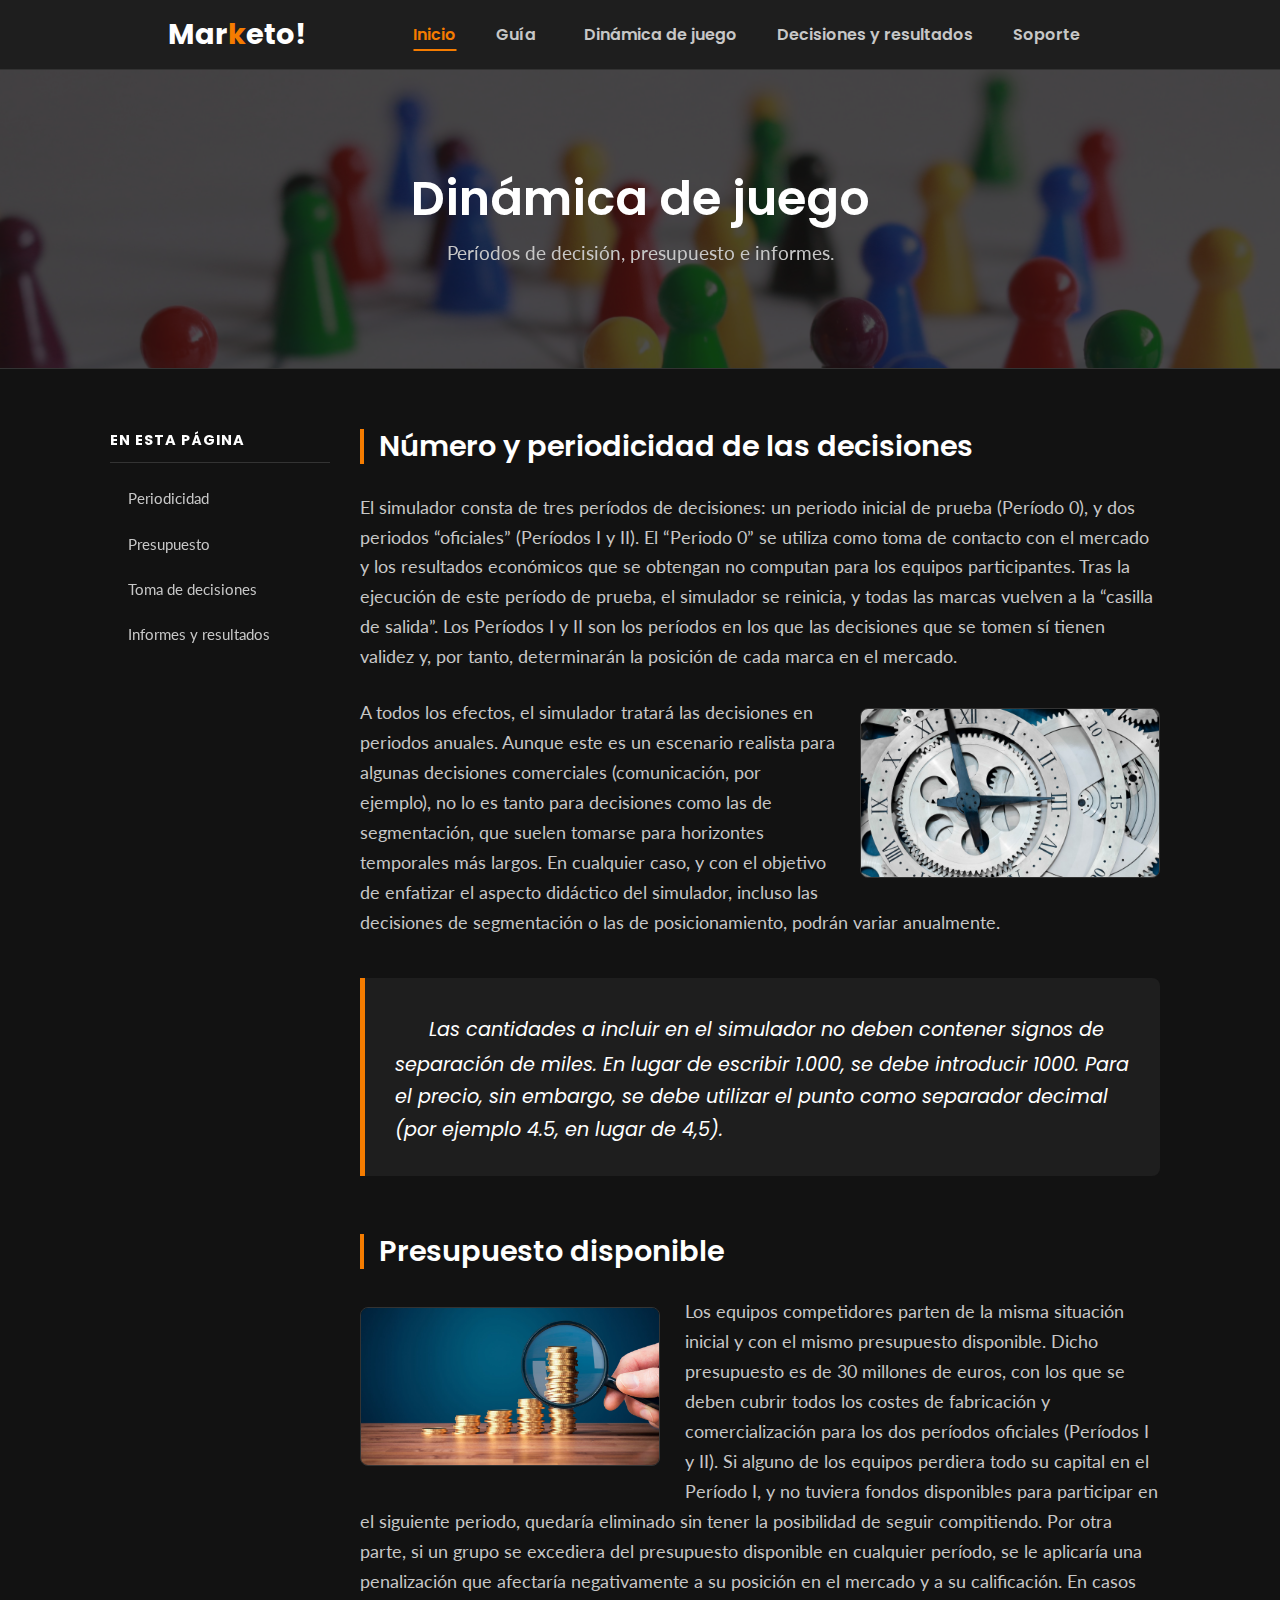
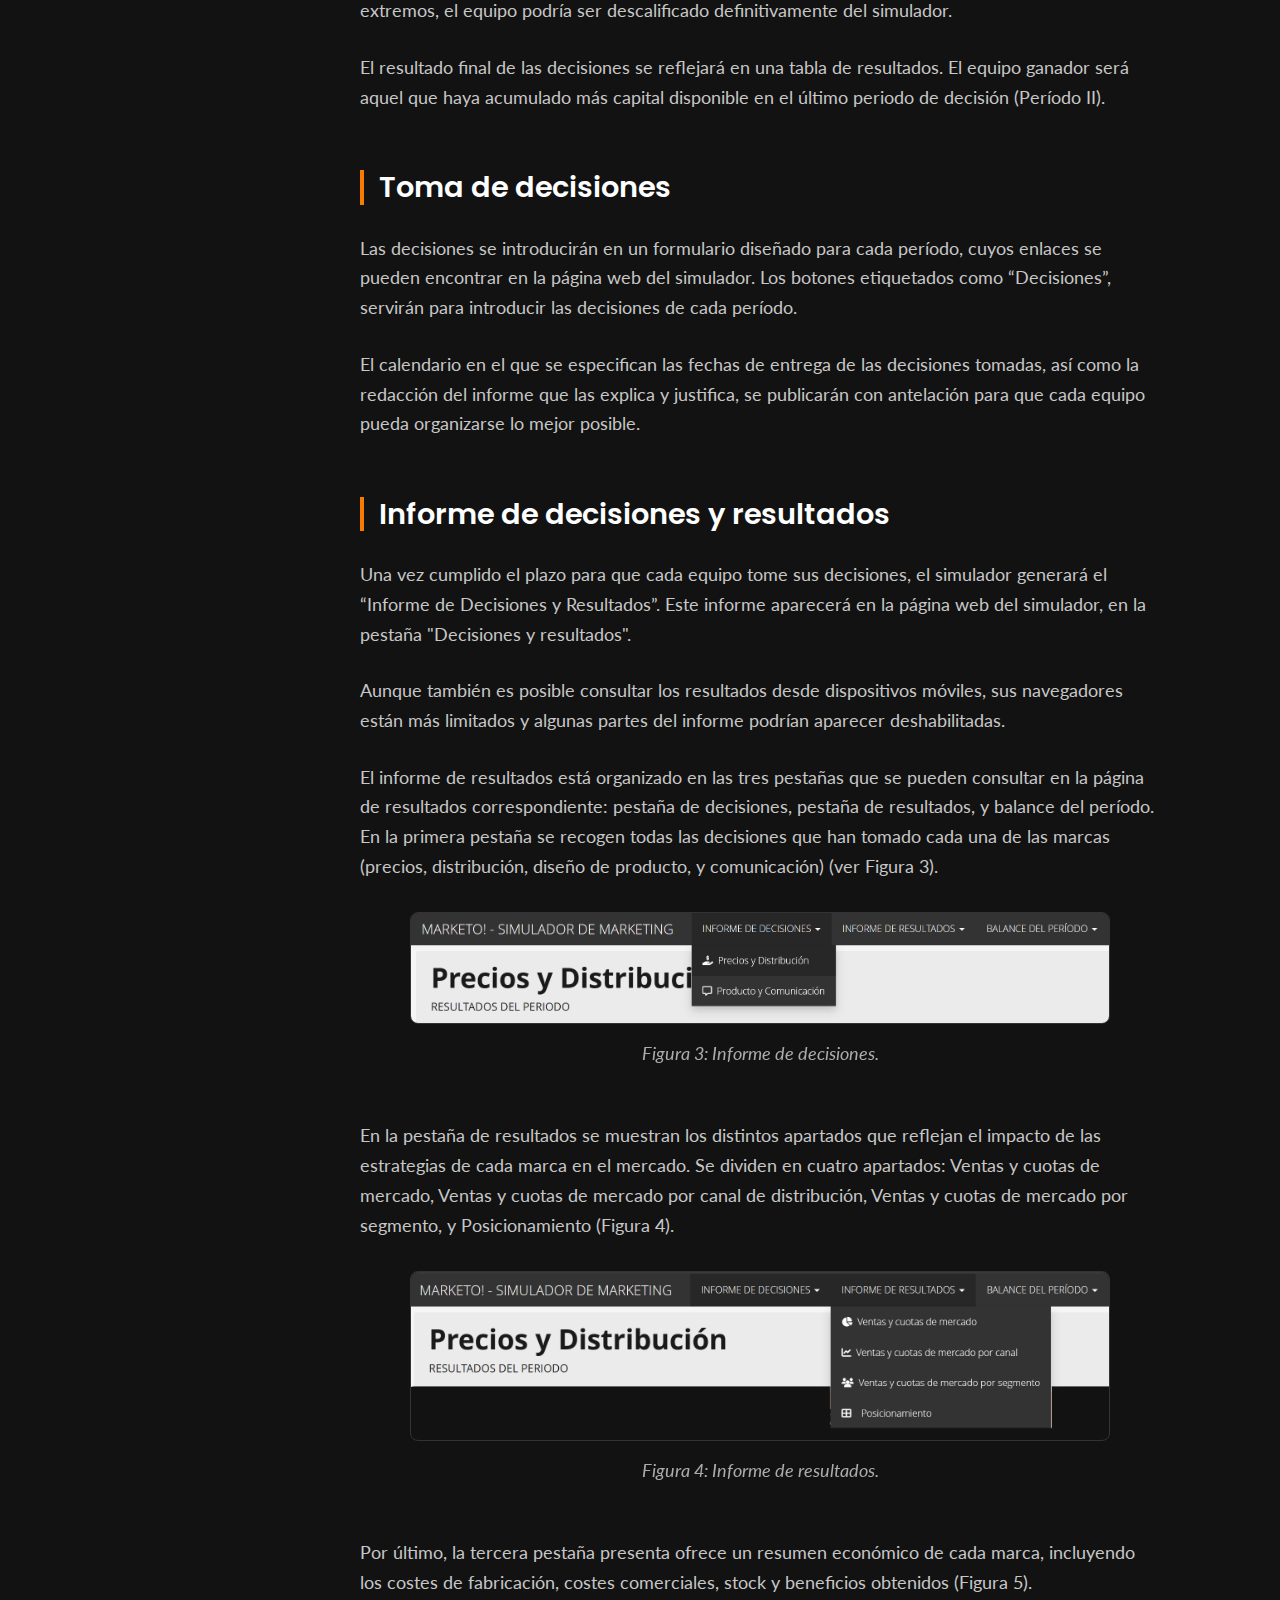
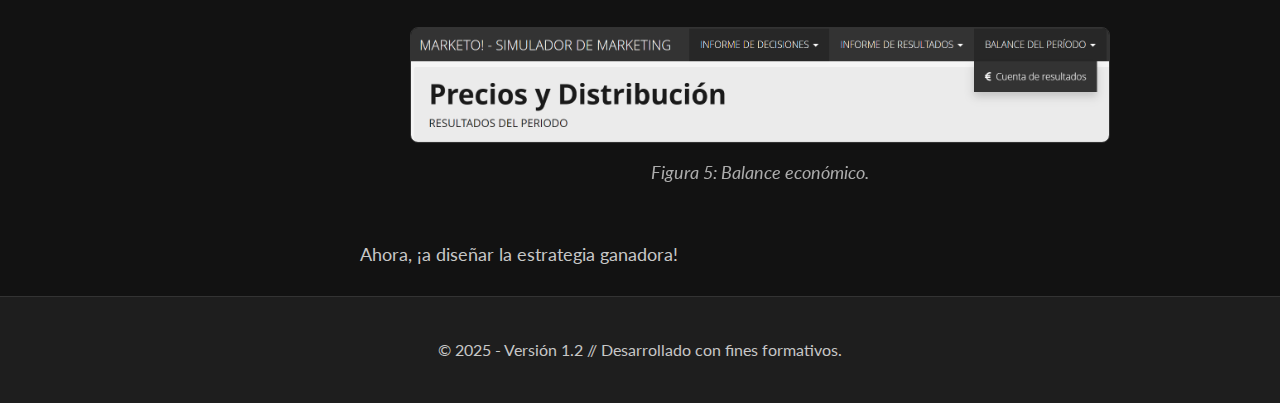
<file: docs/pages/guia-fase5.html>
<!DOCTYPE html>
<html lang="en">
<head>
    <meta charset="UTF-8">
    <meta name="viewport" content="width=device-width, initial-scale=1.0">
    <title>Dinámica de juego | Marketo</title>
    
    <!-- Google Fonts & Font Awesome -->
    <link rel="preconnect" href="https://fonts.googleapis.com">
    <link rel="preconnect" href="https://fonts.gstatic.com" crossorigin>
    <link href="https://fonts.googleapis.com/css2?family=Poppins:wght@400;600;700&family=Lato:wght@400;700&display=swap" rel="stylesheet">
    <link rel="stylesheet" href="https://cdnjs.cloudflare.com/ajax/libs/font-awesome/6.5.1/css/all.min.css" integrity="sha512-DTOQO9RWCH3ppGqcWaEA1BIZOC6xxalwEsw9c2QQeAIftl+Vegovlnee1c9QX4TctnWMn13TZye+giMm8e2LwA==" crossorigin="anonymous" referrerpolicy="no-referrer" />
    <style>
        /* --- 1. CSS Variables and Global Styles --- */
        html, body { scrollbar-width: none; -ms-overflow-style: none; overflow: -moz-scrollbars-none; }
        html::-webkit-scrollbar, body::-webkit-scrollbar { display: none; }
        :root {
            --bg-color: #121212; --primary-surface-color: #1E1E1E; --accent-color: #F57C00;
            --accent-hover-color: #FB8C00; --text-color: #c7c7c7; --heading-color: #ffffff;
            --border-color: #333333; --navbar-height: 70px;
        }
        body.light-mode {
            --bg-color: #f8f9fa; --primary-surface-color: #ffffff; --text-color: #333;
            --heading-color: #2c3e50; --border-color: #e0e0e0;
        }
        * { margin: 0; padding: 0; box-sizing: border-box; }
        html { scroll-behavior: smooth; }
        body { font-family: 'Lato', sans-serif; font-size: 16px; line-height: 1.6; color: var(--text-color); background-color: var(--bg-color); transition: background-color 0.3s ease, color 0.3s ease; }
        h1, h2, h3 { font-family: 'Poppins', sans-serif; font-weight: 600; color: var(--heading-color); line-height: 1.2; }
        a { text-decoration: none; color: var(--accent-color); transition: color 0.3s ease; }
        a:hover { color: var(--accent-hover-color); }
        .container { max-width: 1000px; margin: 0 auto; padding: 0 20px; }
        section { padding: 80px 0; }
        
        /* --- 2. Navigation Bar --- */
        .navbar { position: fixed; top: 0; left: 0; width: 100%; height: var(--navbar-height); background-color: var(--primary-surface-color); z-index: 1000; transition: box-shadow 0.3s ease, background-color 0.3s ease; border-bottom: 1px solid var(--border-color); }
        .navbar-scrolled { background-color: rgba(30, 30, 30, 0.85); backdrop-filter: blur(10px); border-bottom: 1px solid transparent; box-shadow: 0 2px 15px rgba(0, 0, 0, 0.3); }
        body.light-mode .navbar-scrolled { background-color: rgba(255, 255, 255, 0.85); }
        .navbar .container { display: flex; justify-content: space-between; align-items: center; height: 100%; }
        .navbar-logo { font-family: 'Poppins', sans-serif; font-size: 1.8rem; font-weight: 700; color: var(--heading-color); }
        .navbar-logo i { color: var(--accent-color); margin-right: 8px; }
        .nav-menu { display: flex; align-items: center; gap: 30px; }
        .nav-links { display: flex; list-style: none; gap: 40px; }
        .nav-links a { font-family: 'Poppins', sans-serif; font-weight: 600; font-size: 1rem; color: var(--text-color); position: relative; padding-bottom: 5px; }
        .nav-links a::after { content: ''; position: absolute; bottom: 0; left: 50%; transform: translateX(-50%); width: 0; height: 2px; background-color: var(--accent-color); transition: width 0.3s ease; }
        .nav-links > li > a:hover { color: var(--heading-color); }
        .nav-links > li > a:hover::after { width: 100%; }
        .nav-links a.active { color: var(--accent-color); }
        .nav-links > li > a.active::after { width: 100%; }
        .dropdown { position: relative; }
        .dropdown-menu { display: none; position: absolute; top: 110%; left: 50%; transform: translateX(-50%); background-color: var(--primary-surface-color); list-style: none; padding: 10px 0; margin: 0; border-radius: 8px; box-shadow: 0 8px 25px rgba(0,0,0,0.3); min-width: 220px; z-index: 1001; border: 1px solid var(--border-color); }
        .dropdown:hover .dropdown-menu { display: block; }
        .dropdown-menu li a { display: block; padding: 12px 20px; color: var(--text-color); font-size: 0.95rem; transition: background-color 0.2s ease, color 0.2s ease; }
        .dropdown-menu li a:hover { color: var(--heading-color); background-color: var(--border-color); }
        .dropdown-menu li a::after { content: none; }
        .dropdown-menu li a.active { color: var(--accent-color); font-weight: 700; }
        .dropdown > a i { margin-left: 8px; font-size: 0.8em; transition: transform 0.3s ease; }
        .dropdown:hover > a i { transform: rotate(180deg); }
        .dropdown > a.noclick { cursor: default; }
        .dropdown > a.noclick:hover::after { width: 0; }
        #theme-toggle { background: none; border: none; color: var(--accent-color); font-size: 1.4rem; cursor: pointer; padding: 5px; display: flex; align-items: center; justify-content: center; }
        #theme-toggle .fa-sun { display: none; }
        body.light-mode #theme-toggle .fa-sun { display: block; }
        body.light-mode #theme-toggle .fa-moon { display: none; }
        .hamburger-menu { display: none; }
        
        /* --- 3. Page Content Styles --- */
        main { padding-top: var(--navbar-height); }
        .footer { background-color: var(--primary-surface-color); color: var(--text-color); text-align: center; padding: 40px 0; border-top: 1px solid var(--border-color); }
        
        /* --- MODIFIED: Page Header with Background Image --- */
        .page-header {
            text-align: center;
            padding: 100px 0; /* Increased padding */
            border-bottom: 1px solid var(--border-color);
            position: relative; /* Needed for the overlay */
            background-image: url(..//images/game.jpg); /* New strategy/game-themed image */
            background-size: cover;
            background-position: center;
            background-attachment: fixed; /* Parallax effect */
            overflow: hidden;
        }
        /* --- NEW: Header Overlay for Readability --- */
        .page-header::before {
            content: '';
            position: absolute;
            top: 0;
            left: 0;
            width: 100%;
            height: 100%;
            background-color: rgba(18, 18, 18, 0.75); /* Dark overlay */
            z-index: 1;
            transition: background-color 0.3s ease;
        }
        body.light-mode .page-header::before {
            background-color: rgba(255, 255, 255, 0.8); /* Light overlay */
        }
        /* --- NEW: Ensure Header Text is Above Overlay --- */
        .page-header h1, .page-header p {
            position: relative;
            z-index: 2; /* Sits on top of the overlay */
        }
        .page-header h1 { font-size: 3rem; margin-bottom: 10px; }
        .page-header p { font-size: 1.2rem; max-width: 700px; margin: 0 auto; color: var(--text-color); }

        /* Main content layout for side nav */
        .content-wrapper {
            display: flex;
            gap: 30px;
            max-width: 1100px;
            margin: 0 auto;
            padding: 0 20px;
        }
        .main-article {
            flex: 1;
            min-width: 0;
        }
        .content-section { padding-top: 60px; padding-bottom: 0; }
        .content-section .container { max-width: 800px; padding: 0; margin: 0; }
        
        .content-section p { margin-bottom: 1.5em; font-size: 1.1rem; line-height: 1.7; }
        .content-section h3 { font-size: 1.8rem; margin-top: 2em; margin-bottom: 1em; border-left: 4px solid var(--accent-color); padding-left: 15px; }
        .content-section h3:first-of-type { margin-top: 0; }
        .content-image { height: auto; width: 100%; max-width: 700px; border-radius: 8px; margin: 30px auto; border: 1px solid var(--border-color); display: block;}
        .callout { margin: 40px 0; padding: 30px; background-color: var(--primary-surface-color); border-left: 5px solid var(--accent-color); border-radius: 0 8px 8px 0; clear: both;}
        .callout p { font-family: 'Poppins', sans-serif; font-style: italic; font-size: 1.2rem; color: var(--heading-color); margin: 0; }
        .callout p::before { content: '\f10d'; font-family: "Font Awesome 6 Free"; font-weight: 900; color: var(--accent-color); font-size: 1.5rem; margin-right: 15px; font-style: normal; }
        .image-float-right { float: right; width: 40%; max-width: 300px; margin: 10px 0 15px 25px; border-radius: 8px; }
        .image-float-left { float: left; width: 40%; max-width: 300px; margin: 10px 25px 15px 0; border-radius: 8px; }
        .table-footnote { font-size: 0.9rem; font-style: italic; color: var(--text-color); opacity: 0.85; margin-top: -15px; text-align: center;}
        
        /* --- 4. NEW: Side Navigation --- */
        .side-nav {
            flex: 0 0 220px;
            align-self: flex-start;
            position: sticky;
            top: calc(var(--navbar-height) + 40px);
            padding-top: 60px;
            height: calc(100vh - var(--navbar-height));
            overflow-y: auto;
        }
        .side-nav-title {
            font-family: 'Poppins', sans-serif;
            font-size: 0.9rem;
            font-weight: 700;
            color: var(--heading-color);
            text-transform: uppercase;
            letter-spacing: 1px;
            padding-bottom: 10px;
            margin-bottom: 15px;
            border-bottom: 1px solid var(--border-color);
        }
        .side-nav ul { list-style: none; }
        .side-nav li a {
            display: block;
            padding: 8px 15px;
            margin-bottom: 5px;
            border-radius: 6px;
            font-size: 0.95rem;
            color: var(--text-color);
            border-left: 3px solid transparent;
            transition: all 0.2s ease-in-out;
        }
        .side-nav li a:hover {
            background-color: var(--primary-surface-color);
            color: var(--heading-color);
        }
        .side-nav li a.active {
            color: var(--accent-color);
            font-weight: 700;
            background-color: var(--primary-surface-color);
            border-left-color: var(--accent-color);
        }
        /* --- 5. Mobile Responsiveness --- */
        @media (max-width: 992px) {
             .side-nav { display: none; }
             .content-wrapper { display: block; }
             .content-section .container { max-width: 800px; margin: 0 auto; padding: 0 20px;}
        }
        @media (max-width: 768px) {
            section { padding: 60px 0; }
            .page-header { padding: 80px 0; background-attachment: scroll; } /* Adjusted padding and fixed attachment */
            .page-header h1 { font-size: 2.2rem; }
            .content-section { padding-top: 40px; }
            .content-section .image-float-right, .content-section .image-float-left { float: none; width: 100%; max-width: 100%; margin: 20px auto; }
            .callout { margin: 30px 0; padding: 20px; }
            .callout p { font-size: 1.1rem; }
            /* --- Navbar Fixes --- */
            .navbar .container { justify-content: space-between; }
            .hamburger-menu { display: block; font-size: 1.5rem; color: var(--heading-color); background: transparent; border: none; cursor: pointer; z-index: 1002; }
            .nav-menu {
                position: fixed; top: 0; right: -100%; width: 80%; height: 100vh;
                background-color: var(--primary-surface-color);
                flex-direction: column; justify-content: center; align-items: center;
                gap: 40px; transition: right 0.4s cubic-bezier(0.23, 1, 0.32, 1);
                box-shadow: -5px 0 15px rgba(0,0,0,0.2); padding: 20px;
            }
            .nav-menu.active { right: 0; }
            .nav-links { flex-direction: column; gap: 25px; width: 100%; text-align: center; margin-top: 40px; }
            .dropdown:hover .dropdown-menu { display: none; }
            
            /* --- Mobile Dropdown/Accordion Styles --- */
            .dropdown > a { display: flex; justify-content: center; align-items: center; gap: 8px; }
            .dropdown > a i { display: inline-block; transition: transform 0.3s ease; }
            .dropdown.open > a i { transform: rotate(180deg); }
            .dropdown .dropdown-menu {
                display: none; position: static; transform: none; box-shadow: none; border: none;
                background-color: rgba(0,0,0,0.15); min-width: unset;
                padding: 10px 0; margin-top: 15px; border-radius: 8px;
            }
            body.light-mode .dropdown .dropdown-menu { background-color: rgba(0,0,0,0.05); }
            .dropdown.open .dropdown-menu { display: block; }
            .dropdown-menu li a { padding: 10px 20px; font-size: 0.9rem; }
            #theme-toggle { position: absolute; bottom: 30px; }
        }
    </style>
</head>
<body>
    <header class="navbar">
      <div class="container">
        <a class="navbar-logo" href="../index.html"
          ><i class="fa-solid fa-chart-simple"></i>Mar<span style="color: var(--accent-color)">k</span>eto!</a
        ><button aria-label="Toggle menu" class="hamburger-menu">
          <i class="fa-solid fa-bars"></i>
        </button>
        <nav class="nav-menu">
          <ul class="nav-links">
            <li><a class="active" href="../index.html">Inicio</a></li>
            <li class="dropdown">
              <a class="noclick" href="#"
                >Guía <i class="fa-solid fa-caret-down"></i
              ></a>
              <ul class="dropdown-menu">
                <li><a href="guia-fase2.html">Análisis del mercado</a></li>
                <li>
                  <a href="guia-fase3.html">Comportamiento del consumidor</a>
                </li>
                <li><a href="guia-fase4.html">Variables de decisión</a></li>
              </ul>
            </li>
            <li><a href="guia-fase5.html">Dinámica de juego</a></li>
            <li><a href="decisiones.html">Decisiones y resultados</a></li>
            <li><a href="contact.html">Soporte</a></li>
          </ul>
          <button id="theme-toggle" title="Toggle theme">
            <i class="fa-solid fa-moon"></i><i class="fa-solid fa-sun"></i>
          </button>
        </nav>
      </div>
    </header>
    <main>
        <section class="page-header">
            <h1>Dinámica de juego</h1>
            <p>Períodos de decisión, presupuesto e informes.</p>
        </section>
        <!-- NEW: Content Wrapper for Flexbox Layout -->
        <div class="content-wrapper">
            
            <!-- NEW: Side Navigation Menu -->
            <nav class="side-nav">
                <p class="side-nav-title">En esta página</p>
                <ul>
                    <li><a href="#periodicidad">Periodicidad</a></li>
                    <li><a href="#presupuesto">Presupuesto</a></li>
                    <li><a href="#toma-decisiones">Toma de decisiones</a></li>
                    <li><a href="#informes">Informes y resultados</a></li>
                </ul>
            </nav>
            <!-- NEW: Main Article Content Wrapper -->
            <div class="main-article">
                <section class="content-section">
                    <div class="container">
                        <h3 id="periodicidad">Número y periodicidad de las decisiones</h3>
                        <p>El simulador consta de tres períodos de decisiones: un periodo inicial de prueba (Período 0), y dos periodos “oficiales” (Períodos I y II). El “Periodo 0” se utiliza como toma de contacto con el mercado y los resultados económicos que se obtengan no computan para los equipos participantes. Tras la ejecución de este período de prueba, el simulador se reinicia, y todas las marcas vuelven a la “casilla de salida”. Los Períodos I y II son los períodos en los que las decisiones que se tomen sí tienen validez y, por tanto, determinarán la posición de cada marca en el mercado.</p>
                        <img src="../images/time.jpg" alt="Hourglass with sand running out" class="content-image image-float-right">
                        <p>A todos los efectos, el simulador tratará las decisiones en periodos anuales. Aunque este es un escenario realista para algunas decisiones comerciales (comunicación, por ejemplo), no lo es tanto para decisiones como las de segmentación, que suelen tomarse para horizontes temporales más largos. En cualquier caso, y con el objetivo de enfatizar el aspecto didáctico del simulador, incluso las decisiones de segmentación o las de posicionamiento, podrán variar anualmente.</p>
                        <blockquote class="callout">
                            <p>Las cantidades a incluir en el simulador no deben contener signos de separación de miles. En lugar de escribir 1.000, se debe introducir 1000. Para el precio, sin embargo, se debe utilizar el punto como separador decimal (por ejemplo 4.5, en lugar de 4,5).</p>
                        </blockquote>
                        
                        <h3 id="presupuesto">Presupuesto disponible</h3>
                        <img src="../images/money.jpg" alt="Stack of Euro coins and banknotes" class="content-image image-float-left">
                        <p>Los equipos competidores parten de la misma situación inicial y con el mismo presupuesto disponible. Dicho presupuesto es de 30 millones de euros, con los que se deben cubrir todos los costes de fabricación y comercialización para los dos períodos oficiales (Períodos I y II). Si alguno de los equipos perdiera todo su capital en el Período I, y no tuviera fondos disponibles para participar en el siguiente periodo, quedaría eliminado sin tener la posibilidad de seguir compitiendo. Por otra parte, si un grupo se excediera del presupuesto disponible en cualquier período, se le aplicaría una penalización que afectaría negativamente a su posición en el mercado y a su calificación. En casos extremos, el equipo podría ser descalificado definitivamente del simulador.</p>
                        <p>El resultado final de las decisiones se reflejará en una tabla de resultados. El equipo ganador será aquel que haya acumulado más capital disponible en el último periodo de decisión (Período II).</p>
                        
                        <h3 id="toma-decisiones">Toma de decisiones</h3>
                        <p>Las decisiones se introducirán en un formulario diseñado para cada período, cuyos enlaces se pueden encontrar en la página web del simulador. Los botones etiquetados como “Decisiones”, servirán para introducir las decisiones de cada período.</p>
                        <p>El calendario en el que se especifican las fechas de entrega de las decisiones tomadas, así como la redacción del informe que las explica y justifica, se publicarán con antelación para que cada equipo pueda organizarse lo mejor posible.</p>
                        
                        <h3 id="informes">Informe de decisiones y resultados</h3>
                        <p>Una vez cumplido el plazo para que cada equipo tome sus decisiones, el simulador generará el “Informe de Decisiones y Resultados”. Este informe aparecerá en la página web del simulador, en la pestaña "Decisiones y resultados".</p>
                        <p>Aunque también es posible consultar los resultados desde dispositivos móviles, sus navegadores están más limitados y algunas partes del informe podrían aparecer deshabilitadas.</p>
                        <p>El informe de resultados está organizado en las tres pestañas que se pueden consultar en la página de resultados correspondiente: pestaña de decisiones, pestaña de resultados, y balance del período. En la primera pestaña se recogen todas las decisiones que han tomado cada una de las marcas (precios, distribución, diseño de producto, y comunicación) (ver Figura 3).</p>
                        <img src="../images/decisiones.png" alt="Screenshot of the decision report interface" class="content-image">
                        <p class="table-footnote">Figura 3: Informe de decisiones.</p>
                        <br>
                        <p>En la pestaña de resultados se muestran los distintos apartados que reflejan el impacto de las estrategias de cada marca en el mercado. Se dividen en cuatro apartados: Ventas y cuotas de mercado, Ventas y cuotas de mercado por canal de distribución, Ventas y cuotas de mercado por segmento, y Posicionamiento (Figura 4).</p>
                        <img src="../images/resultados.png" alt="Screenshot of the results report interface" class="content-image">
                        <p class="table-footnote">Figura 4: Informe de resultados.</p>
                        <br>
                        <p>Por último, la tercera pestaña presenta ofrece un resumen económico de cada marca, incluyendo los costes de fabricación, costes comerciales, stock y beneficios obtenidos (Figura 5).</p>
                        <img src="../images/balance.png" alt="Screenshot of the economic balance report" class="content-image">
                        <p class="table-footnote">Figura 5: Balance económico.</p>
                        <br>
                        <p>Ahora, ¡a diseñar la estrategia ganadora!</p>
                    </div>
                </section>
            </div>
        </div>
    </main>
    <footer class="footer">
        <div class="container">
            <p>&copy; 2025 - Versión 1.2 // Desarrollado con fines formativos.</p>
        </div>
    </footer>
    <script>
        const themeToggle = document.getElementById('theme-toggle');
        const body = document.body;
        const navbar = document.querySelector('.navbar');
        const hamburger = document.querySelector('.hamburger-menu');
        const navMenu = document.querySelector('.nav-menu');
        
        // --- Theme Management ---
        const savedTheme = localStorage.getItem('theme');
        if (savedTheme === 'light') {
            body.classList.add('light-mode');
        }
        themeToggle.addEventListener('click', () => {
            body.classList.toggle('light-mode');
            localStorage.setItem('theme', body.classList.contains('light-mode') ? 'light' : 'dark');
        });
        
        // --- Navbar Scroll Effect ---
        window.addEventListener('scroll', () => {
            if (window.scrollY > 20) {
                navbar.classList.add('navbar-scrolled');
            } else {
                navbar.classList.remove('navbar-scrolled');
            }
        });
        
        // --- Hamburger Menu Toggle ---
        hamburger.addEventListener('click', () => {
            navMenu.classList.toggle('active');
        });
        
        // --- Mobile Accordion Dropdown Logic ---
        document.querySelectorAll('.dropdown > a').forEach(dropdownLink => {
            dropdownLink.addEventListener('click', (e) => {
                if (window.innerWidth <= 768) {
                    e.preventDefault();
                    const dropdown = dropdownLink.parentElement;
                    dropdown.classList.toggle('open');
                }
            });
        });
        
        // --- Click outside to close mobile menu ---
        document.addEventListener('click', (e) => {
            if (navMenu.classList.contains('active') && !navMenu.contains(e.target) && !hamburger.contains(e.target)) {
                navMenu.classList.remove('active');
                document.querySelectorAll('.dropdown.open').forEach(d => d.classList.remove('open'));
            }
        });
        
        // --- Close menu when a link is clicked ---
        document.querySelectorAll('.nav-menu a').forEach(link => {
            if (!link.parentElement.classList.contains('dropdown')) {
                link.addEventListener('click', () => {
                    if (navMenu.classList.contains('active')) {
                        navMenu.classList.remove('active');
                    }
                });
            }
        });
        
        // --- NEW: Side Nav Scrollspy Logic ---
        const sections = document.querySelectorAll('.main-article h3[id]');
        const sideNavLinks = document.querySelectorAll('.side-nav li a');
        
        const activateSideNav = () => {
            let current = '';
            const navHeight = navbar.offsetHeight;
            sections.forEach(section => {
                const sectionTop = section.offsetTop - navHeight - 40; // Add extra offset
                if (window.scrollY >= sectionTop) {
                    current = section.getAttribute('id');
                }
            });
            sideNavLinks.forEach(link => {
                link.classList.remove('active');
                if (link.getAttribute('href') === `#${current}`) {
                    link.classList.add('active');
                }
            });
        };
        window.addEventListener('scroll', activateSideNav);
        document.addEventListener('DOMContentLoaded', activateSideNav); // Activate on page load
    </script>
</body>
</html>
</file>
<file: docs/css/style.css>
body {
    background-color: #fff;
    color: #777;
    font: normal 14px "Arial", Arial, Helvetica, Geneva, sans-serif;
}
p {
    line-height: 20px;
    margin-bottom: 20px;
}
h1 {
    font-family: 'Crete Round', serif;
    font-weight: bold;
    color: #444;
    font-size: 45px;
    margin-bottom: 20px;
}
h2 {
    font-family: 'Crete Round', serif;
    font-weight: 300;
    color: #333333;
    font-size: 90px;
    text-align: left;
    margin-bottom: 100px;
}
h3 {
    font-family: 'Crete Round', serif;
    font-size: 40px;
    color: #444;
    font-weight: regular;
    text-transform: None;
    text-align: left;
    margin-bottom: 40px;
}
h4 {
    font-size: 24px;
    color: #444;
    font-weight: bold;
    text-transform: uppercase;
    margin-bottom: 20px;
}
h5 {
    font-size: 15px;
    color: #444;
    font-weight: bold;
    text-transform: uppercase;
}
a {
    text-decoration: none;
    color: #444;
}

strong {
    font-weight: bold;
}
small {
    font-size: 13px;
    color: #777;
    font-style: italic;
}
.clear {
    clear: both;
}
.wrapper {
    margin: 0 auto;
    padding: 0 10px;
    width: 940px;
}

header {
    height: 80px;
    background-color: #f8fafa;
}
header h1 {
    float: left;
    margin-top: 15px;
}
header h1 .color {
    color: #02b8dd;
}
header nav {
    float: right;
}
header nav ul li {
    float: left;
    display: inline-block;
    margin-top: 30px;
}
header nav ul li a {
    color: #444;
    text-transform: uppercase;
    font-weight: bold;
    display: block;
    margin-right: 20px;
}

header h2 .color {
    color: #02b8dd;
}

#hero-image {
    height: 580px;
    padding-top: 1px;
    background: #e8eced url('../images/hero.png') no-repeat center;
}

#hero-image h2 {
    margin: 250px 0 40px 0;
}

.button-1 {
    display: inline-block;
    position: relative;
    left:20%;
    transform: translateX(-50%);
    text-align: center;
    background: #FFFFFF;
    border-radius: 3px;
    color: #FFFFFF;
    width: 180px;
    height: 50px;
    font-size: 18px;
    line-height: 50px;
    margin: 0 auto;
    bottom: -380px;
}

.button-2 {
    display: inline-block;
    position: relative;
    left:20%;
    transform: translateX(-50%);
    text-align: center;
    background:  #FFFFFF;
    border-radius: 3px;
    color: #FFFFFF;
    width: 180px;
    height: 50px;
    font-size: 18px;
    line-height: 50px;
    margin: 0 auto;
    bottom: -380px;
}

.button-3 {
    display: inline-block;
    position: relative;
    left:20%;
    transform: translateX(-50%);
    text-align: center;
    background:  #FFFFFF;
    border-radius: 3px;
    color: #FFFFFF;
    width: 180px;
    height: 50px;
    font-size: 18px;
    line-height: 50px;
    margin: 0 auto;
    bottom: -380px;
}

.button-4 {
    display: inline-block;
    position: relative;
    left:20%;
    transform: translateX(-50%);
    text-align: center;
    background:  #FFFFFF;
    border-radius: 3px;
    color: #FFFFFF;
    width: 180px;
    height: 50px;
    font-size: 18px;
    line-height: 50px;
    margin: 0 auto;
    bottom: -380px;
}


#features ul {
    margin: 20px 50;
}

#features ul li {
    width: 300px;
    padding-top: 110px;
    float: left;
    margin-right: 10px;
    text-align: center;
}

#features ul li.feature-1 {
    background: url('../images/features-icon-3.png') no-repeat top center;
}
#features ul li.feature-2 {
    background: url('../images/features-icon-1.png') no-repeat top center;
}
#features ul li.feature-3 {
    background: url('../images/features-icon-2.png') no-repeat top center;
}

footer {
    height: 180px;
    background-color: #f8fafa;
}
#footer-info {
    width: 1000px;
    float: center;
    margin-top: 150px;
}
</file>
